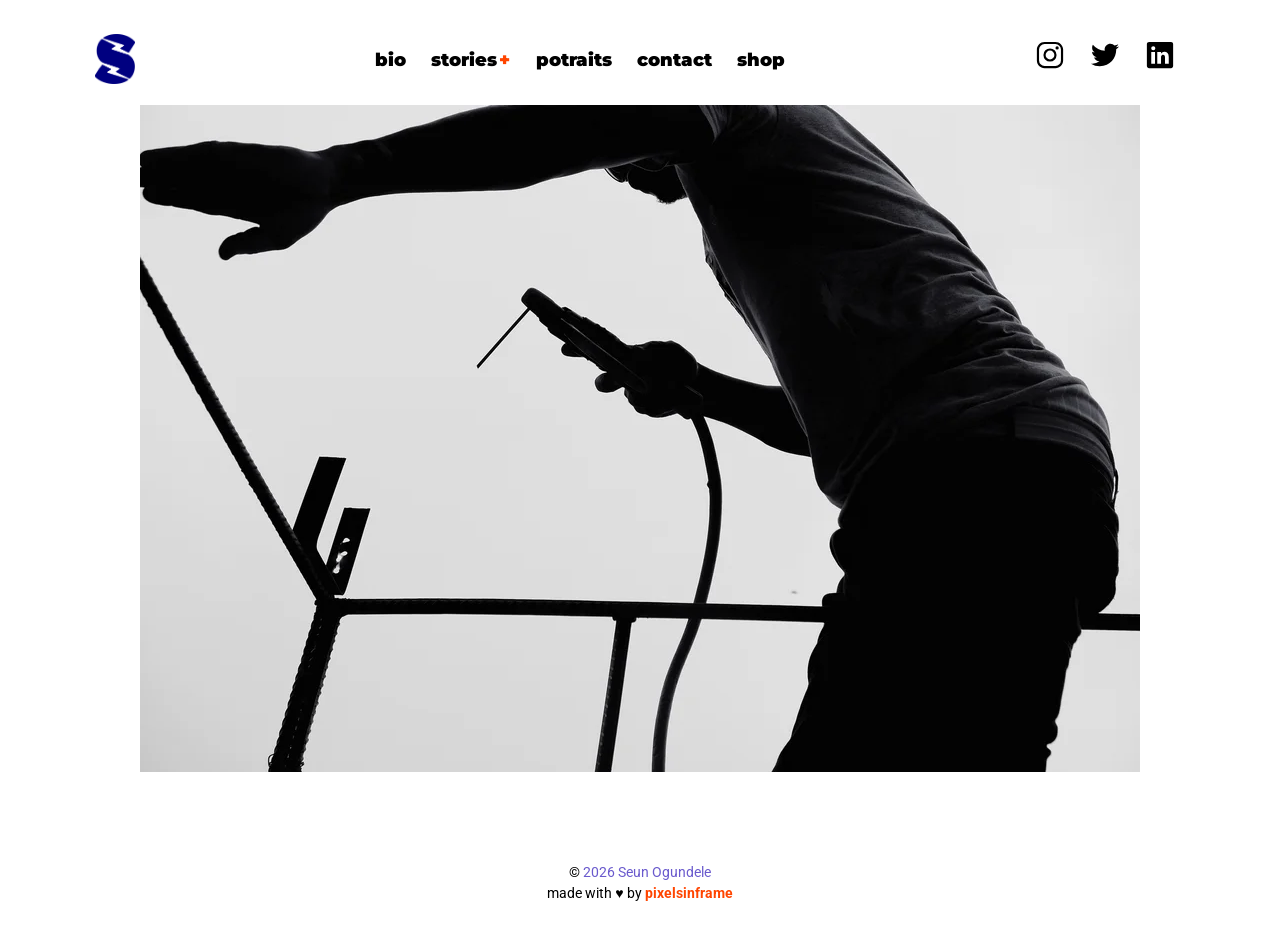
<file: index.html>
<!DOCTYPE html>
<html lang="en">

<head>
    <meta charset="UTF-8">
    <meta http-equiv="X-UA-Compatible" content="IE=edge">
    <meta name="viewport" content="width=device-width, initial-scale=1.0">
    <title> Seun O Ogundele | Visual Storyteller </title>
    <link rel="icon"  type="image/png" href="assets/icon.png">


    <meta name="robots" content="index, follow">
    <meta name="description"
        content=" Seun Ogundele is a visual storyteller, capturing the world through people, culture and everyday life as it exists. He captures beautiful moments and details">
    <meta name="keywords"
        content="photograph,photographer,headshot,portrait,stock photos,photo studio,portrait photography,photo printing,family photos, couple photos,wedding photographer,family photos,documentary, news">

    <!-- Open Graph Meta Tags -->

    <meta property="og:type" content="article" />
    <meta property="og:title" content="Seun Ogundele | Visual Storyteller">
    <meta property="og:description"
        content=" I am a visual storyteller and front-end developer who likes to tells stories from my perspective with connection to where and how I grew up. My work provides documentation of culture and captures the world as it exists.">
    <meta property="og:url" content="https://postcardwithnotes.com/" />
    <meta property="og:image" content="assets/ogimage.png" />


    <!-- Twitter Card -->

    <meta name="twitter:card" content="summary_large_image" />
    <meta name="twitter:site" content="@scriptsandtags" />
    <meta name="twitter:title" content="Seun Ogundele | Visual Storyteller & Front-end Developer">
    <meta name="twitter:description" content=" Seun Ogundele | Visual Storyteller based in Johannesburg, South Africa">
    <meta name="twitter:image" content="assets/ogimage.png" />



    <!-- Links -->

    <link rel="stylesheet" href="./css/style.css">
    <link rel="stylesheet" href="./css/mobile.css">

    <!-- Global site tag (gtag.js) - Google Analytics -->
    <script async src="https://www.googletagmanager.com/gtag/js?id=G-LSQ5S34PWL"></script>
    <script>
        window.dataLayer = window.dataLayer || [];
        function gtag() { dataLayer.push(arguments); }
        gtag('js', new Date());

        gtag('config', 'G-LSQ5S34PWL');
    </script>

    <!-- Google Tag Manager -->
</head>

<body>
    <!-- Back to top button -->

    <button onclick="topFunction()" class="backToTopBtn" id="myBtn" title="Back to Top">Top</button>

    <header>

        <nav class="navbar">

            <div class="container-icon">
                <a href="/"> <img class="icon" src="assets/icon.png" alt="company icon"> </a>
            </div>

            <ul class='nav-list'>

                <li class='list-item'> <a href='bio'> bio </a> </li>
                <li class='list-item stories'> <a href='stories'>stories<span class="stories-span">+<span><a> </li>
                <li class='list-item'> <a href='potraits'>potraits </a> </li>
                <li class='list-item'> <a href='contact'>contact </a> </li>
                <li class='list-item'> <a href='shop'>shop </a> </li>
            
            </ul>

            <div class="menu">
                <div class="menu-line1"></div>
                <div class="menu-line2"></div>
                <div class="menu-line3"></div>
            </div>

            <ul class='extra'>

                <li class='list-item extra'>
                    <a rel='noreferrer noopener' target='_blank' href='https://www.instagram.com/noonecankeepup/'>
                        <img class="extra-icon-image" src="assets/logo-instagram.svg" alt='extra-icon-image' />
                    </a>
                </li>
                <li class='list-item extra'>
                    <a rel='noreferrer noopener' target='_blank' href='https://www.twitter.com/scriptsandtags'>
                        <img class="extra-icon-image" src="assets/logo-twitter.svg" alt='extra-icon-image' />
                    </a>
                </li>
                <li class='list-item extra'>
                    <a rel='noreferrer noopener' target='_blank' href='https://www.linkedin.com/in/seunogundele/'>
                        <img class="extra-icon-image" src="assets/logo-linkedin.svg" alt='extra-icon-image' />
                    </a>
                </li>

            </ul>

        </nav>

    </header>

    <main class="landing-page-container">

        <div class="landing-page-laptop">
            <img class="slider-image" name="slide" />
        </div>

        <div class="landing-page-mobile">
            <a href="stories"><img src="assets/mobile-homepage.webp" alt="homepage-image-mobile"></a>
        </div>


    </main>

    <!-- Footer -->

    <footer class="footer-container">
    
        <div class="footerDiv">
    
            <p> &copy; <span class="year"></span>
                <a class="copyright" href="bio">Seun Ogundele</a>
            </p>
    
            <p>made with &#9829; by
                <a class="designerp" href="https://www.pixelsinframe.com" rel="noopener" target="blank" aria-hidden="true">
                    <span> pixelsinframe </span>
                </a>
            </p>
    
        </div>
    
    </footer>

    <!-- End of Footer -->

    <script src="scripts/scripts.js"></script>
    <script src="scripts/homepage.js"></script>

</body>

</html>
</file>
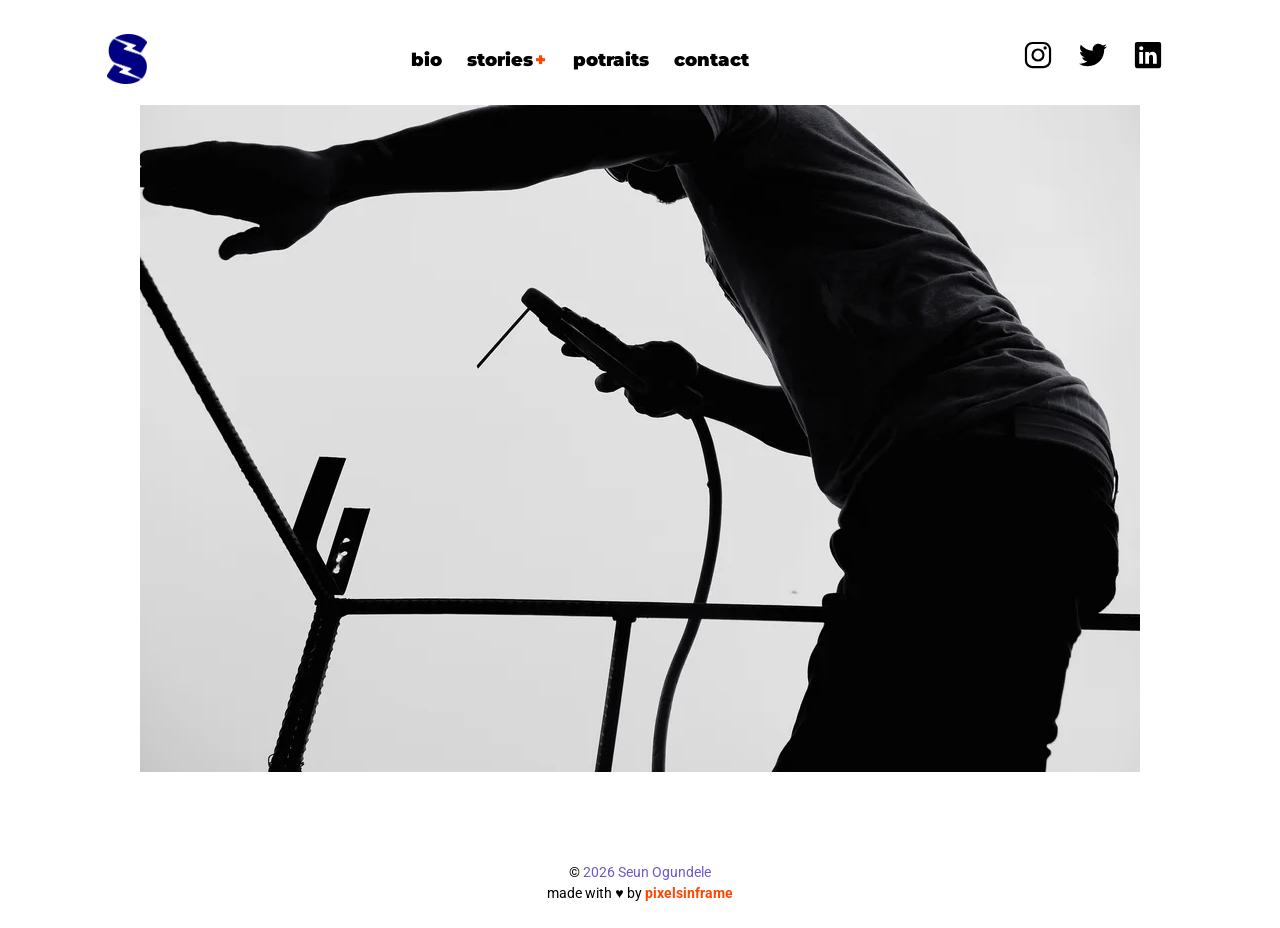
<file: alternate.html>
<!DOCTYPE html>
<html lang="en">

<head>
    <meta charset="UTF-8">
    <meta http-equiv="X-UA-Compatible" content="IE=edge">
    <meta name="viewport" content="width=device-width, initial-scale=1.0">
    <title> Seun O Ogundele | Visual Storyteller </title>
    <link rel="icon" type="image/png" href="assets/icon.png">


    <meta name="robots" content="index, follow">
    <meta name="description"
        content=" Seun Ogundele is a visual storyteller, capturing the world through people, culture and everyday life as it exists. He captures beautiful moments and details">
    <meta name="keywords"
        content="photograph,photographer,headshot,portrait,stock photos,photo studio,portrait photography,photo printing,family photos, couple photos,wedding photographer,family photos,documentary, news">

    <!-- Open Graph Meta Tags -->

    <meta property="og:type" content="article" />
    <meta property="og:title" content="Seun Ogundele | Visual Storyteller">
    <meta property="og:description"
        content=" I am a visual storyteller and front-end developer who likes to tells stories from my perspective with connection to where and how I grew up. My work provides documentation of culture and captures the world as it exists.">
    <meta property="og:url" content="https://postcardwithnotes.com/" />
    <meta property="og:image" content="assets/ogimage.png" />


    <!-- Twitter Card -->

    <meta name="twitter:card" content="summary_large_image" />
    <meta name="twitter:site" content="@scriptsandtags" />
    <meta name="twitter:title" content="Seun Ogundele | Visual Storyteller & Front-end Developer">
    <meta name="twitter:description" content=" Seun Ogundele | Visual Storyteller based in Johannesburg, South Africa">
    <meta name="twitter:image" content="assets/ogimage.png" />



    <!-- Links -->

    <link rel="stylesheet" href="./css/style.css">
    <link rel="stylesheet" href="./css/mobile.css">

    <!-- Global site tag (gtag.js) - Google Analytics -->
    <script async src="https://www.googletagmanager.com/gtag/js?id=G-LSQ5S34PWL"></script>
    <script>
        window.dataLayer = window.dataLayer || [];
        function gtag() { dataLayer.push(arguments); }
        gtag('js', new Date());

        gtag('config', 'G-LSQ5S34PWL');
    </script>

    <!-- Google Tag Manager -->
</head>

<body>
    <!-- Back to top button -->

    <button onclick="topFunction()" class="backToTopBtn" id="myBtn" title="Back to Top">Top</button>

    <header>

        <nav class="navbar">

            <div class="container-icon">
                <a href="/"> <img class="icon" src="assets/icon.png" alt="company icon"> </a>
            </div>

            <ul class='nav-list'>

                <li class='list-item'> <a href='bio'> bio </a> </li>
                <li class='list-item stories'> <a href='stories'>stories<span class="stories-span">+<span><a> </li>
                <li class='list-item'> <a href='potraits'>potraits </a> </li>

                <li class='list-item'> <a href='contact'>contact </a> </li>



            </ul>

            <div class="menu">
                <div class="menu-line1"></div>
                <div class="menu-line2"></div>
                <div class="menu-line3"></div>
            </div>

            <ul class='extra'>

                <li class='list-item extra'>
                    <a rel='noreferrer noopener' target='_blank' href='https://www.instagram.com/noonecankeepup/'>
                        <img class="extra-icon-image" src="assets/logo-instagram.svg" alt='extra-icon-image' />
                    </a>
                </li>
                <li class='list-item extra'>
                    <a rel='noreferrer noopener' target='_blank' href='https://www.twitter.com/scriptsandtags'>
                        <img class="extra-icon-image" src="assets/logo-twitter.svg" alt='extra-icon-image' />
                    </a>
                </li>
                <li class='list-item extra'>
                    <a rel='noreferrer noopener' target='_blank' href='https://www.linkedin.com/in/seunogundele/'>
                        <img class="extra-icon-image" src="assets/logo-linkedin.svg" alt='extra-icon-image' />
                    </a>
                </li>

            </ul>

        </nav>

    </header>

    <main class="landing-page-container">

        <div class="landing-page-laptop">
            <img class="slider-image" name="slide" />
        </div>

        <div class="landing-page-mobile">
           <img src="assets/mobile-homepage.webp" alt="homepage-image-mobile">
        </div>


    </main>

    <!-- Footer -->

    <footer class="footer-container">

        <div class="footerDiv">

            <p> &copy; <span class="year"></span>
                <a class="copyright" href="bio">Seun Ogundele</a>
            </p>

            <p>made with &#9829; by
                <a class="designerp" href="https://www.pixelsinframe.com" rel="noopener" target="blank"
                    aria-hidden="true">
                    <span> pixelsinframe </span>
                </a>
            </p>

        </div>

    </footer>

    <!-- End of Footer -->

    <script src="scripts/scripts.js"></script>
    <script src="scripts/homepage.js"></script>

</body>

</html>
</file>
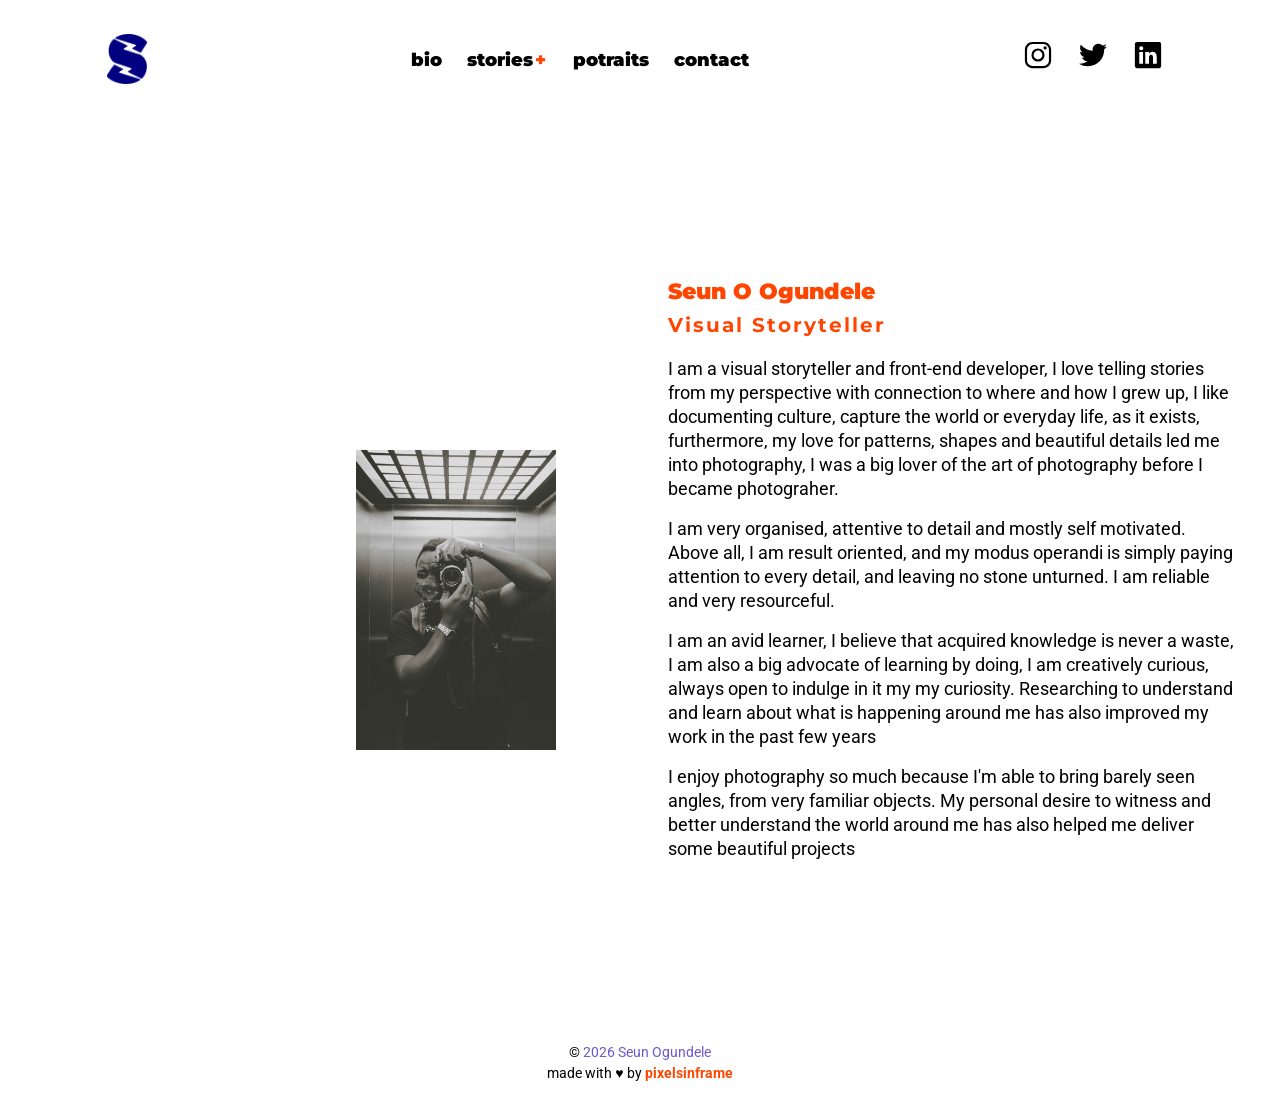
<file: bio.html>
<!DOCTYPE html>
<html lang="en">

<head>
    <meta charset="UTF-8">
    <meta http-equiv="X-UA-Compatible" content="IE=edge">
    <meta name="viewport" content="width=device-width, initial-scale=1.0">
    <title> bio | Seun O Ogundele | Visual Storyteller </title>
    <link rel="icon" alt="company icon" type="image/png" href="assets/icon.png">


    <meta name="robots" content="index, follow">
    <meta name="description"
        content="My goal is to create visual stories, simple or complex, with impact, sharing my work on here and other platforms.">
    <meta name="keywords"
        content="photograph,photographer,headshot,portrait,stock photos,photo studio,portrait photography,photo printing,family photos, couple photos,wedding photographer,family photos,documentary, news">


    <!-- Open Graph Meta Tags -->

    <meta property="og:type" content="article" />
    <meta property="og:title" content="Seun Ogundele | Visual Storyteller">
    <meta property="og:description"
        content=" I am a visual storyteller and front-end developer who likes to tells stories from my perspective with connection to where and how I grew up. My work provides documentation of culture and captures the world as it exists.">
    <meta property="og:url" content="https://postcardwithnotes.com/" />
    <meta property="og:image" content="assets/ogimage.png" />


    <!-- Twitter Card -->

    <meta name="twitter:card" content="summary_large_image" />
    <meta name="twitter:site" content="@scriptsandtags" />
    <meta name="twitter:title" content="Seun Ogundele | Visual Storyteller">
    <meta name="twitter:description" content=" Seun Ogundele | Visual Storyteller based in Johannesburg, South Africa">
    <meta name="twitter:image" content="assets/ogimage.png" />




    <link rel="stylesheet" href="css/style.css">
    <link rel="stylesheet" href="css/mobile.css">
</head>

<body>
    <button class="backToTopBtn" id="myBtn" title="Back to Top">Top</button>
    <header>

        <nav class="navbar">

            <div class="container-icon">
                <a href="/"> <img class="icon" src="assets/icon.png" alt="company logo"> </a>
            </div>

            <ul class='nav-list'>

                <li class='list-item'> <a href='bio'> bio </a> </li>
                <li class='list-item'> <a href='stories'>stories<span class="stories-span">+<span><a> </li>
                <li class='list-item'> <a href='potraits'>potraits </a> </li>
                <li class='list-item'> <a href='contact'>contact </a> </li>

            </ul>

            <div class="menu">
                <div class="menu-line1"></div>
                <div class="menu-line2"></div>
                <div class="menu-line3"></div>
            </div>

            <ul class='extra'>

                <li class='list-item extra'>
                    <a rel='noreferrer noopener' target='_blank' href='https://www.instagram.com/noonecankeepup/'>
                        <img class="extra-icon-image" src="assets/logo-instagram.svg" alt='extra-icon-image' />
                    </a>
                </li>
                <li class='list-item extra'>
                    <a rel='noreferrer noopener' target='_blank' href='https://www.twitter.com/scriptsandtags'>
                        <img class="extra-icon-image" src="assets/logo-twitter.svg" alt='extra-icon-image' />
                    </a>
                </li>
                <li class='list-item extra'>
                    <a rel='noreferrer noopener' target='_blank' href='https://www.linkedin.com/in/seunogundele/'>
                        <img class="extra-icon-image" src="assets/logo-linkedin.svg" alt='extra-icon-image' />
                    </a>
                </li>

            </ul>

        </nav>

    </header>

    <div class="about-container">



        <div class='about-page'>

            <aside>
                <img class="bio-image-mobile" src="assets/about.webp" alt="seun ogundele holding a camera">
            </aside>

            <aside>
                <img class="bio-image-laptop" src="assets/about.webp" alt="seun ogundele holding a camera">
            </aside>

            <section class="biography-section">


                <h1 class="about-me-title">Seun O Ogundele <br> <span>Visual Storyteller</span> </h1>

                <p class='biography'>
                    I am a visual storyteller and front-end developer, I love telling stories from my perspective with
                    connection to where and how I grew up, I like documenting culture, capture the world or everyday
                    life,
                    as it exists, furthermore, my love for patterns, shapes and beautiful details led me into
                    photography, I
                    was a big
                    lover of the art of photography before I became photograher.
                </p>

                <p class='biography gsap'>
                    I am very organised, attentive to detail and mostly self motivated. Above all, I am result oriented,
                    and my modus operandi is simply paying attention to every detail, and leaving no stone unturned. I
                    am reliable and very resourceful.
                </p>

                <p class='biography gsap'>
                    I am an avid learner, I believe that acquired knowledge is never a waste, I am also a big advocate
                    of learning by doing, I am creatively curious, always open to indulge in it my my curiosity.
                    Researching to understand and learn about what is happening around me has also improved my work in
                    the past few years
                </p>

                <p class='biography'>
                    I enjoy photography so much because I'm able to bring barely seen angles, from very familiar
                    objects. My personal desire to witness and better understand the world around me has also helped me
                    deliver some beautiful projects
                </p>


            </section>

        </div>

    </div>



    <!-- Footer -->

    <footer class="footer-container">

        <div class="footerDiv">

            <p> &copy; <span class="year"></span>
                <a class="copyright" href="bio">Seun Ogundele</a>
            </p>

            <p>made with &#9829; by
                <a class="designerp" href="https://www.pixelsinframe.com" rel="noopener" target="blank"
                    aria-hidden="true">
                    <span> pixelsinframe </span>
                </a>
            </p>

        </div>

    </footer>
    <!-- End of Footer -->

    <script src="./scripts/scripts.js"></script>
</body>

</html>
</file>
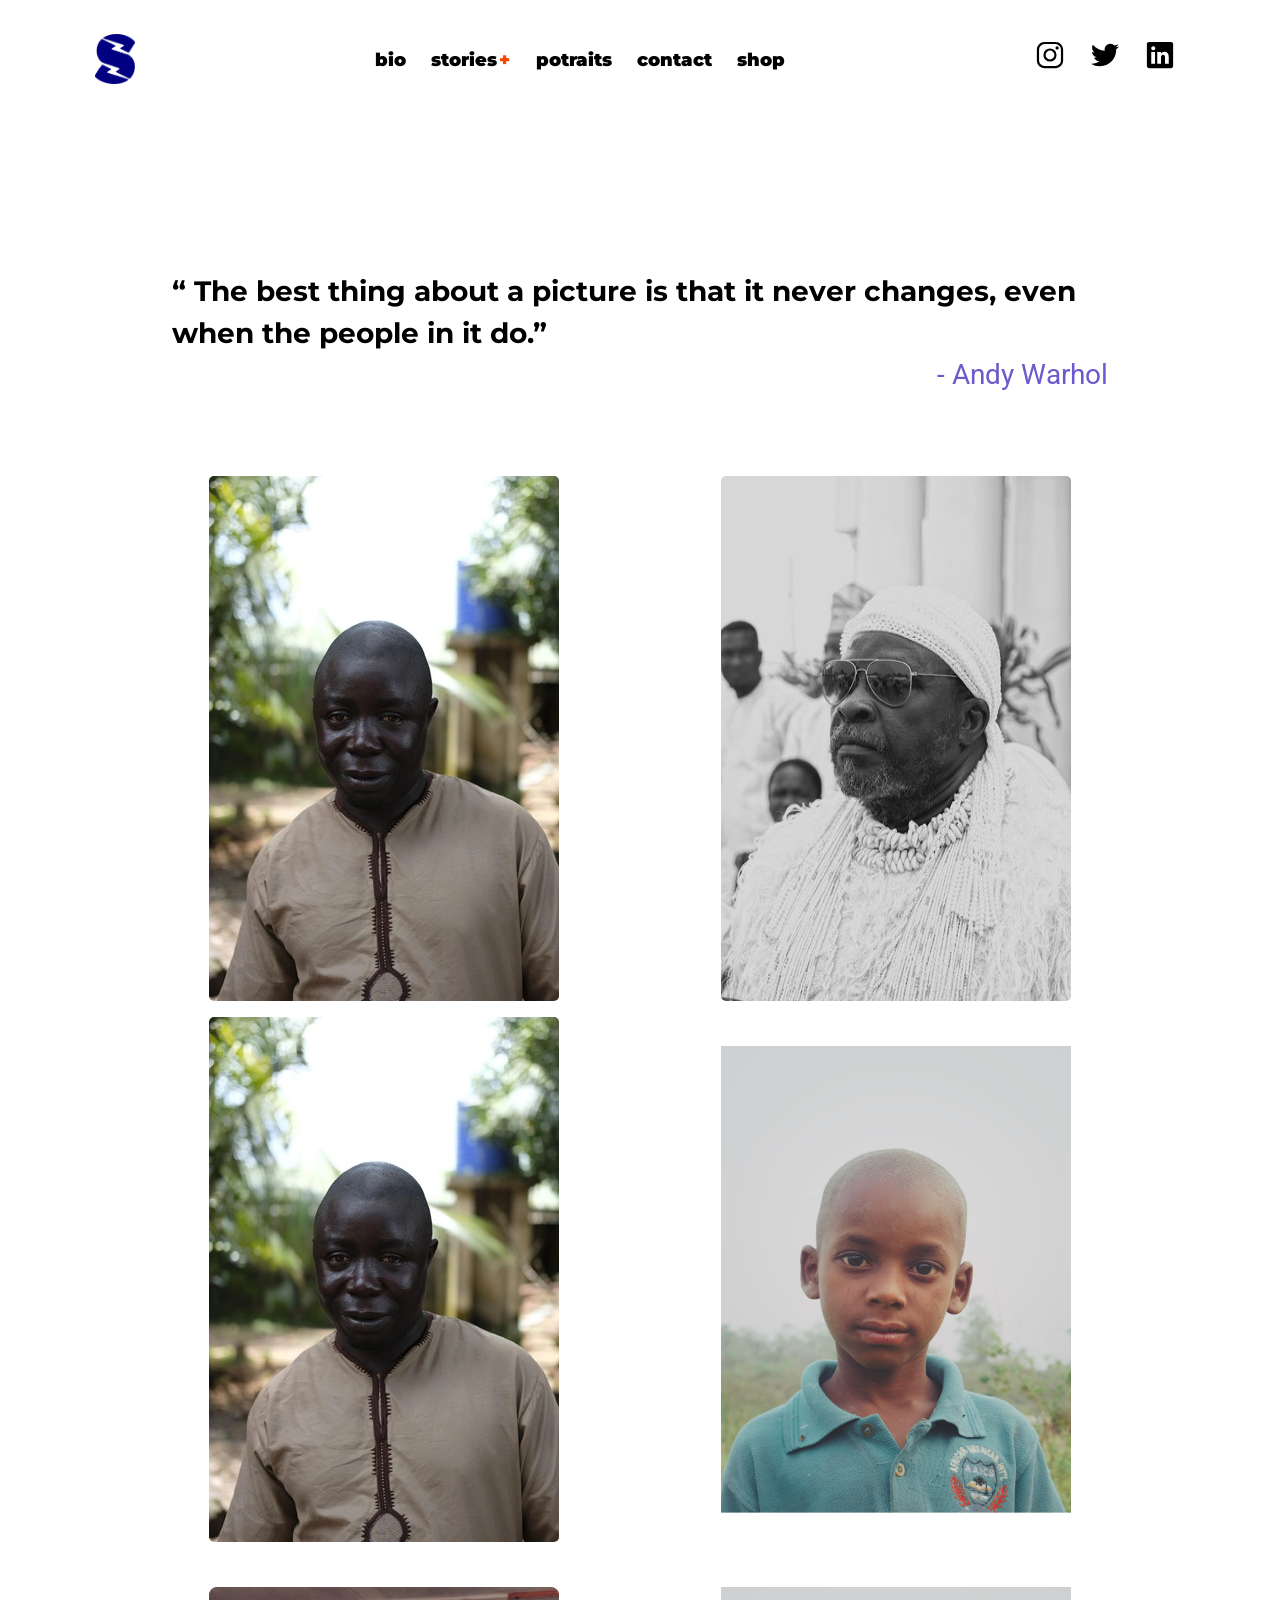
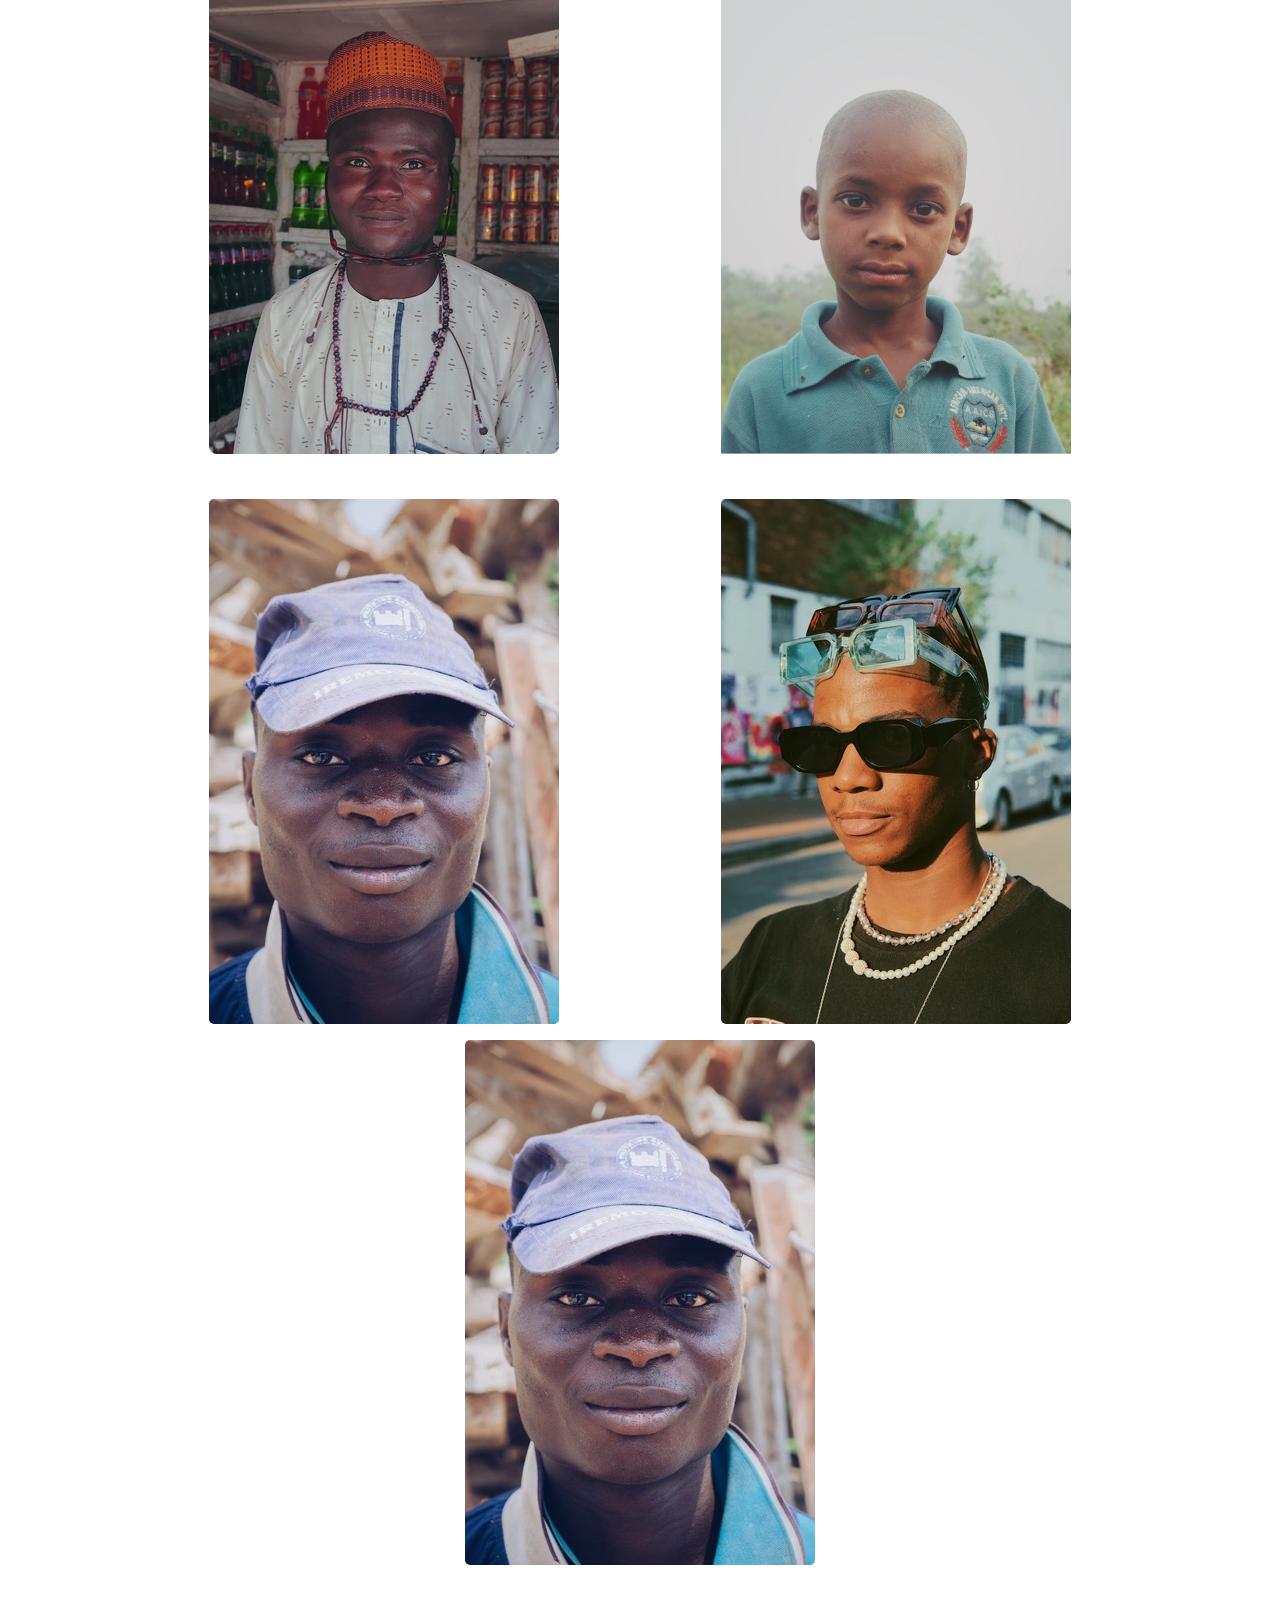
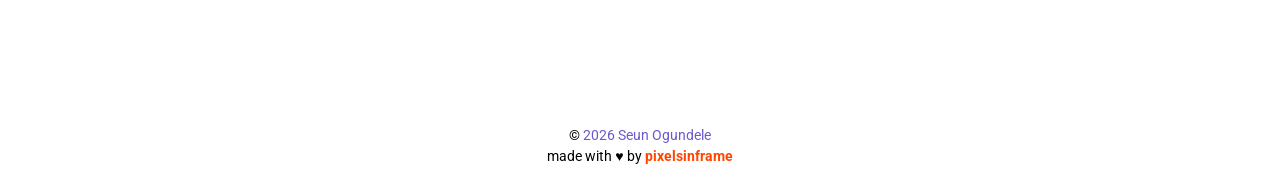
<file: potraits.html>
<!DOCTYPE html>
<html lang="en">

<head>
    <meta charset="UTF-8">
    <meta http-equiv="X-UA-Compatible" content="IE=edge">
    <meta name="viewport" content="width=device-width, initial-scale=1.0">
    <title> potraits | Seun O Ogundele | Visual Storyteller </title>
    <link rel="icon" type="image/png" href="assets/icon.png">

    <meta name="robots" content="index, follow">
    <meta name="description"
        content="I have a passion for visual storytelling and art through my pictures, I like to document everything around me.">
    <meta name="keywords"
        content="photograph,photographer,headshot,portrait,stock photos,photo studio,portrait photography,photo printing,family photos, couple photos,wedding photographer,family photos,documentary, news">


    <!-- Open Graph Meta Tags -->

    <meta property="og:type" content="article" />
    <meta property="og:title" content="Seun Ogundele | Visual Storyteller">
    <meta property="og:description"
        content=" I am a visual storyteller and front-end developer who likes to tells stories from my perspective with connection to where and how I grew up. My work provides documentation of culture and captures the world as it exists.">
    <meta property="og:url" content="https://postcardwithnotes.com/" />
    <meta property="og:image" content="assets/ogimage.png" />


    <!-- Twitter Card -->

    <meta name="twitter:card" content="summary_large_image" />
    <meta name="twitter:site" content="@scriptsandtags" />
    <meta name="twitter:title" content="Seun Ogundele | Visual Storyteller">
    <meta name="twitter:description" content=" Seun Ogundele | Visual Storyteller based in Johannesburg, South Africa">
    <meta name="twitter:image" content="assets/ogimage.png" />




    <!-- Links -->

    <link rel="stylesheet" href="css/style.css">
    <link rel="stylesheet" href="css/mobile.css">
</head>

<body>
    <button class="backToTopBtn" id="myBtn" title="Back to Top">Top</button>

    <header>

        <nav class="navbar">

            <div class="container-icon">
                <a href="/"> <img class="icon" src="assets/icon.png" alt="company icon"> </a>
            </div>

            <ul class='nav-list'>

                <li class='list-item'> <a href='bio'> bio </a> </li>
                <li class='list-item'> <a href='stories'>stories<span class="stories-span">+<span><a> </li>
                <li class='list-item'> <a href='potraits'>potraits </a> </li>
                <li class='list-item'> <a href='contact'>contact </a> </li>
                <li class='list-item'> <a href='shop'>shop </a> </li>

            </ul>

            <div class="menu">
                <div class="menu-line1"></div>
                <div class="menu-line2"></div>
                <div class="menu-line3"></div>
            </div>

            <ul class='extra'>

                <li class='list-item extra'>
                    <a rel='noreferrer noopener' target='_blank' href='https://www.instagram.com/noonecankeepup/'>
                        <img class="extra-icon-image" src="assets/logo-instagram.svg" alt='extra-icon-image' />
                    </a>
                </li>
                <li class='list-item extra'>
                    <a rel='noreferrer noopener' target='_blank' href='https://www.twitter.com/scriptsandtags'>
                        <img class="extra-icon-image" src="assets/logo-twitter.svg" alt='extra-icon-image' />
                    </a>
                </li>
                <li class='list-item extra'>
                    <a rel='noreferrer noopener' target='_blank' href='https://www.linkedin.com/in/seunogundele/'>
                        <img class="extra-icon-image" src="assets/logo-linkedin.svg" alt='extra-icon-image' />
                    </a>
                </li>

            </ul>

        </nav>

    </header>

    <main class="potrait-page-container">

        <section class="quote-container">
            <h1 class="quote-container-p">
                “ The best thing about a picture is that it never changes, even when the people in it do.” <br>
                <span class="quote-container-span"> - Andy Warhol</span>
            </h1>
        </section>

        <section class="potraits-images">


            <img class="potrait-image" src="./assets/potraits/1.webp" alt="Potrait photos">
            <img class="potrait-image" src="./assets/potraits/4.webp" alt="Potrait photos">
            <img class="potrait-image" src="./assets/potraits/1.webp" alt="Potrait photos">
            <img class="potrait-image" src="./assets/potraits/7.png" alt="Potrait photos">
            <img class="potrait-image" src="./assets/potraits/6.png" alt="Potrait photos">
            <img class="potrait-image" src="./assets/potraits/7.png" alt="Potrait photos">
            <img class="potrait-image" src="./assets/potraits/5.webp" alt="Potrait photos">
            <img class="potrait-image" src="./assets/potraits/2.webp" alt="Potrait photos">
            <img class="potrait-image" src="./assets/potraits/5.webp" alt="Potrait photos">


        </section>

    </main>

    <!-- Footer -->

    <footer class="footer-container">
    
        <div class="footerDiv">
    
            <p> &copy; <span class="year"></span>
                <a class="copyright" href="bio">Seun Ogundele</a>
            </p>
    
            <p>made with &#9829; by
                <a class="designerp" href="https://www.pixelsinframe.com" rel="noopener" target="blank" aria-hidden="true">
                    <span> pixelsinframe </span>
                </a>
            </p>
    
        </div>
    
    </footer>

    <!-- End of Footer -->

    <script src="scripts/scripts.js"></script>
</body>

</html>
</file>
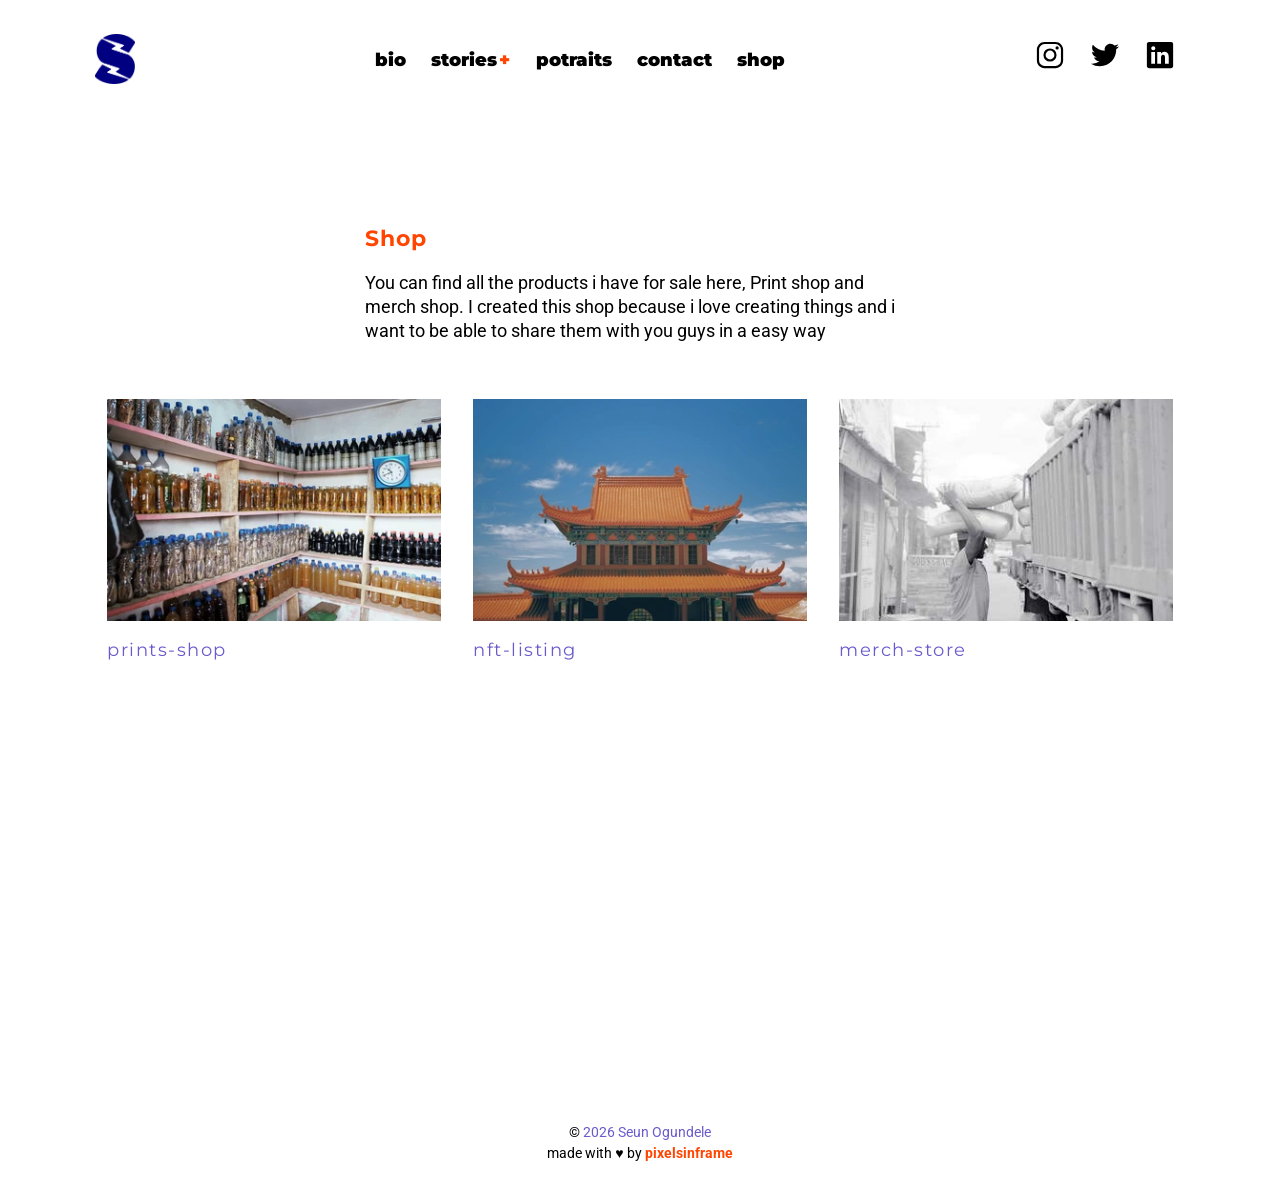
<file: shop.html>
<!DOCTYPE html>
<html lang="en">

<head>
    <meta charset="UTF-8">
    <meta http-equiv="X-UA-Compatible" content="IE=edge">
    <meta name="viewport" content="width=device-width, initial-scale=1.0">
    <title> shop | Seun O Ogundele | Visual Storyteller </title>
    <link rel="icon" type="image/png" href="assets/icon.png">


    <meta name="robots" content="index, follow">
    <meta name="description"
        content=" Seun Ogundele is a visual storyteller, capturing the world through people, culture and everyday life as it exists. He captures beautiful moments and details">
    <meta name="keywords"
        content="photograph,photographer,headshot,portrait,stock photos,photo studio,portrait photography,photo printing,family photos, couple photos,wedding photographer,family photos,documentary, news">

    <!-- Open Graph Meta Tags -->

    <meta property="og:type" content="article" />
    <meta property="og:title" content="Seun Ogundele | Visual Storyteller">
    <meta property="og:description"
        content=" I am a visual storyteller and front-end developer who likes to tells stories from my perspective with connection to where and how I grew up. My work provides documentation of culture and captures the world as it exists.">
    <meta property="og:url" content="https://postcardwithnotes.com/" />
    <meta property="og:image" content="assets/ogimage.png" />


    <!-- Twitter Card -->

    <meta name="twitter:card" content="summary_large_image" />
    <meta name="twitter:site" content="@scriptsandtags" />
    <meta name="twitter:title" content="Seun Ogundele | Visual Storyteller & Front-end Developer">
    <meta name="twitter:description" content=" Seun Ogundele | Visual Storyteller based in Johannesburg, South Africa">
    <meta name="twitter:image" content="assets/ogimage.png" />



    <!-- Links -->

    <link rel="stylesheet" href="./css/style.css">
    <link rel="stylesheet" href="./css/mobile.css">

    <!-- Global site tag (gtag.js) - Google Analytics -->
    <script async src="https://www.googletagmanager.com/gtag/js?id=G-LSQ5S34PWL"></script>
    <script>
        window.dataLayer = window.dataLayer || [];
        function gtag() { dataLayer.push(arguments); }
        gtag('js', new Date());

        gtag('config', 'G-LSQ5S34PWL');
    </script>

    <!-- Google Tag Manager -->
</head>

<body>
    <!-- Back to top button -->

    <button onclick="topFunction()" class="backToTopBtn" id="myBtn" title="Back to Top">Top</button>

    <header>

        <nav class="navbar">

            <div class="container-icon">
                <a href="/"> <img class="icon" src="assets/icon.png" alt="company icon"> </a>
            </div>

            <ul class='nav-list'>

                <li class='list-item'> <a href='bio'> bio </a> </li>
                <li class='list-item stories'> <a href='stories'>stories<span class="stories-span">+<span><a> </li>
                <li class='list-item'> <a href='potraits'>potraits </a> </li>

                <li class='list-item'> <a href='contact'>contact </a> </li>
                <li class='list-item'> <a href='shop'>shop </a> </li>



            </ul>

            <div class="menu">
                <div class="menu-line1"></div>
                <div class="menu-line2"></div>
                <div class="menu-line3"></div>
            </div>

            <ul class='extra'>

                <li class='list-item extra'>
                    <a rel='noreferrer noopener' target='_blank' href='https://www.instagram.com/noonecankeepup/'>
                        <img class="extra-icon-image" src="assets/logo-instagram.svg" alt='extra-icon-image' />
                    </a>
                </li>
                <li class='list-item extra'>
                    <a rel='noreferrer noopener' target='_blank' href='https://www.twitter.com/scriptsandtags'>
                        <img class="extra-icon-image" src="assets/logo-twitter.svg" alt='extra-icon-image' />
                    </a>
                </li>
                <li class='list-item extra'>
                    <a rel='noreferrer noopener' target='_blank' href='https://www.linkedin.com/in/seunogundele/'>
                        <img class="extra-icon-image" src="assets/logo-linkedin.svg" alt='extra-icon-image' />
                    </a>
                </li>

            </ul>

        </nav>

    </header>

    <main>
        <div class="project-page-container">

            <article class="article-project-page">
                <h1 class="project-page-intro-title">Shop</h1>
                <p class="project-page-intro-paragraph">
                    You can find all the products i have for sale here, Print shop and merch shop. I created this shop because i love creating things and i want to be able to share them with you guys in a easy way
                </p>
            </article>

            <div class="card-container">

                <div class="card">
                    <a href="shop/printshop">
                        <img class="card-image" src="assets/agbo-jedi/mobile/1.webp" alt="projects-image">
                    </a>
                    <a class="card-description" href="shop/printshop">
                        <p class="project-title">prints-shop</p>
                    </a>
                </div>

                <div class="card">
                    <a href="shop/nft">
                        <img class="card-image" src="assets/temple/mobile/1.webp" alt="projects-image">
                    </a>
                    <a class="card-description" href="shop/nft">
                        <p class="project-title">nft-listing</p>
                    </a>
                </div>

                <div class="card">
                    <a href="shop/merch">
                        <img class="card-image" src="assets/giveusthisday/mobile/1.webp" alt="projects-image">
                    </a>
                    <a class="card-description" href="shop/merch">
                        <p class="project-title">merch-store</p>
                    </a>
                </div>




            </div>

        </div>

    </main>

    <footer class="footer-container">

        <div class="footerDiv">

            <p> &copy; <span class="year"></span>
                <a class="copyright" href="bio">Seun Ogundele</a>
            </p>

            <p>made with &#9829; by
                <a class="designerp" href="https://www.pixelsinframe.com" rel="noopener" target="blank"
                    aria-hidden="true">
                    <span> pixelsinframe </span>
                </a>
            </p>

        </div>

    </footer>

    <!-- End of Footer -->

    <script src="scripts/scripts.js"></script>

</body>

</html>
</file>
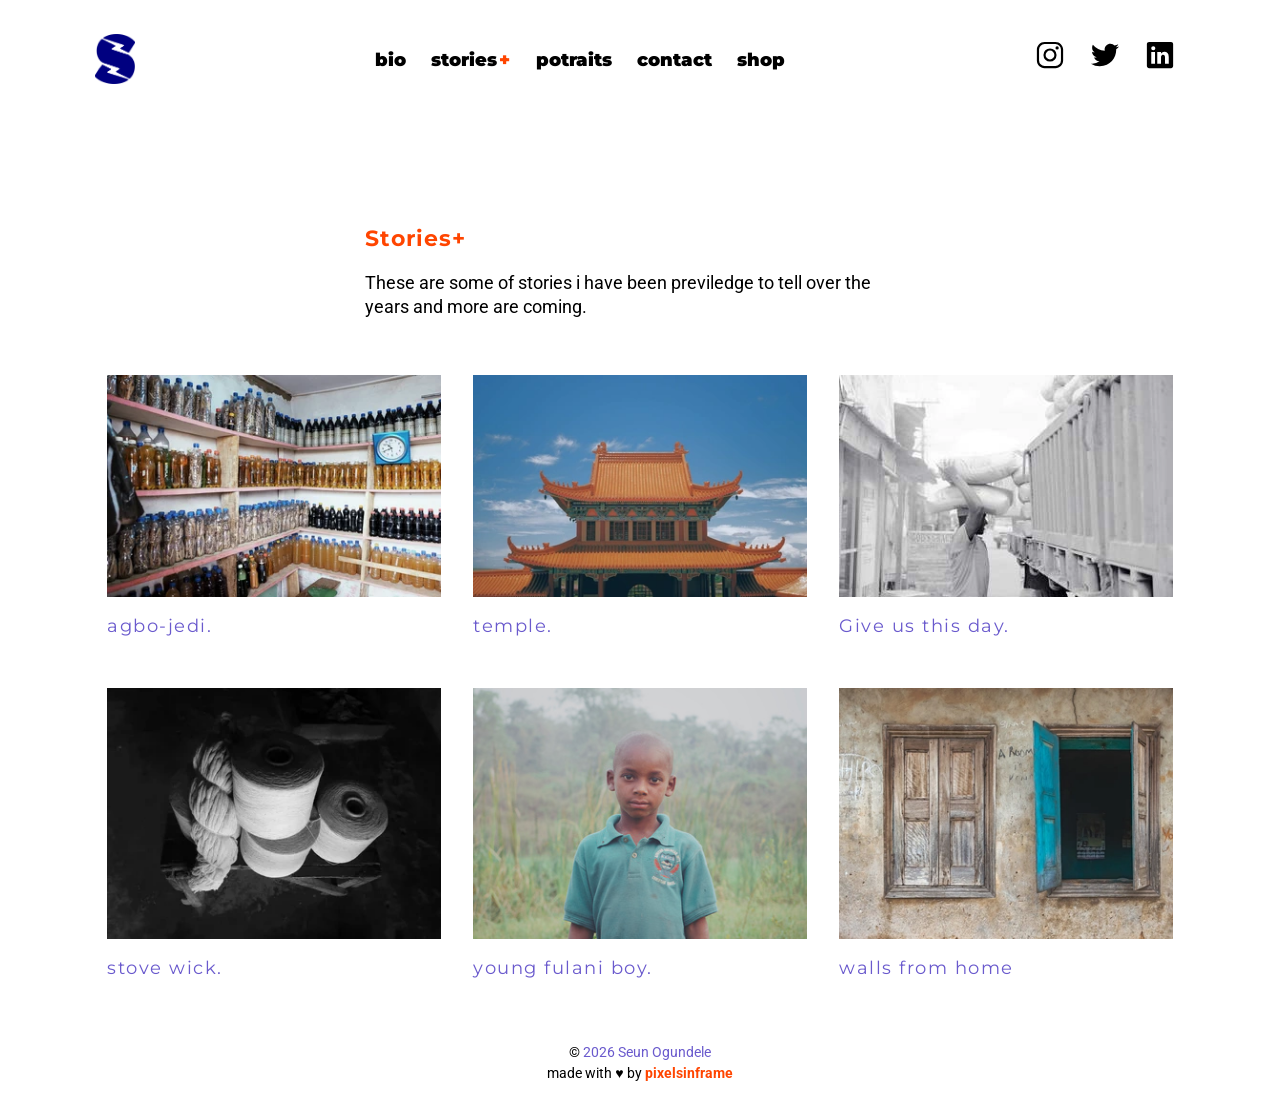
<file: stories.html>
<!DOCTYPE html>
<html lang="en">

<head>
    <meta charset="UTF-8">
    <meta http-equiv="X-UA-Compatible" content="IE=edge">
    <meta name="viewport" content="width=device-width, initial-scale=1.0">
    <title> stories+ | Seun O Ogundele | Visual Storyteller</title>
    <link rel="icon" type="image/png" href="assets/icon.png">


    <meta name="robots" content="index, follow">
    <meta name="description"
        content="I use photography as a form of language to tell compelling stories that connect people with places. Welcome to my storytelling">
    <meta name="keywords"
        content="photograph,photographer,headshot,portrait,stock photos,photo studio,portrait photography,photo printing,family photos, couple photos,wedding photographer,family photos,documentary, news">


    <!-- Open Graph Meta Tags -->

    <meta property="og:type" content="article" />
    <meta property="og:title" content="Seun Ogundele | Visual Storyteller">
    <meta property="og:description"
        content=" I am a visual storyteller and front-end developer who likes to tells stories from my perspective with connection to where and how I grew up. My work provides documentation of culture and captures the world as it exists.">
    <meta property="og:url" content="https://postcardwithnotes.com/" />
    <meta property="og:image" content="assets/ogimage.png" />


    <!-- Twitter Card -->

    <meta name="twitter:card" content="summary_large_image" />
    <meta name="twitter:site" content="@scriptsandtags" />
    <meta name="twitter:title" content="Seun Ogundele | Visual Storyteller">
    <meta name="twitter:description" content=" Seun Ogundele | Visual Storyteller based in Johannesburg, South Africa">
    <meta name="twitter:image" content="assets/ogimage.png" />



    <!-- Links -->

    <link rel="stylesheet" href="css/style.css">
    <link rel="stylesheet" href="css/mobile.css">
</head>

<body>

    <button class="backToTopBtn" id="myBtn" title="Back to Top">Top</button>

    <!-- Navbar -->
    <header>

        <nav class="navbar">

            <div class="container-icon">
                <a href="/"> <img class="icon" src="assets/icon.png" alt="company icon"> </a>
            </div>

            <ul class='nav-list'>

                <li class='list-item'> <a href='bio'> bio </a> </li>
                <li class='list-item'> <a href='stories'>stories<span class="stories-span">+<span><a> </li>
                <li class='list-item'> <a href='potraits'>potraits </a> </li>
                <li class='list-item'> <a href='contact'>contact </a> </li>
                <li class='list-item'> <a href='shop'>shop </a> </li>

            </ul>

            <div class="menu">
                <div class="menu-line1"></div>
                <div class="menu-line2"></div>
                <div class="menu-line3"></div>
            </div>

            <ul class='extra'>

                <li class='list-item extra'>
                    <a rel='noreferrer noopener' target='_blank' href='https://www.instagram.com/noonecankeepup/'>
                        <img class="extra-icon-image" src="assets/logo-instagram.svg" alt='extra-icon-image' />
                    </a>
                </li>
                <li class='list-item extra'>
                    <a rel='noreferrer noopener' target='_blank' href='https://www.twitter.com/scriptsandtags'>
                        <img class="extra-icon-image" src="assets/logo-twitter.svg" alt='extra-icon-image' />
                    </a>
                </li>
                <li class='list-item extra'>
                    <a rel='noreferrer noopener' target='_blank' href='https://www.linkedin.com/in/seunogundele/'>
                        <img class="extra-icon-image" src="assets/logo-linkedin.svg" alt='extra-icon-image' />
                    </a>
                </li>

            </ul>

        </nav>

    </header>

    <div class="project-page-container">

        <article class="article-project-page">
            <h1 class="project-page-intro-title">Stories+</h1>
            <p class="project-page-intro-paragraph">These are some of stories i have been previledge to tell over the
                years and more are coming. </p>
        </article>

        <div class="card-container">

            <div class="card">
                <a href="stories/agbo-jedi">
                    <img class="card-image" src="assets/agbo-jedi/mobile/1.webp" alt="projects-image">
                </a>
                <a class="card-description" href="stories/agbo-jedi">
                    <p class="project-title">agbo-jedi.</p>
                </a>
            </div>

            <div class="card">
                <a href="stories/temple">
                    <img class="card-image" src="assets/temple/mobile/1.webp" alt="projects-image">
                </a>
                <a class="card-description" href="stories/temple">
                    <p class="project-title">temple.</p>
                </a>
            </div>

            <div class="card">
                <a href="stories/giveusthisday">
                    <img class="card-image" src="assets/giveusthisday/mobile/1.webp" alt="projects-image">
                </a>
                <a class="card-description" href="stories/giveusthisday">
                    <p class="project-title">Give us this day.</p>
                </a>
            </div>

            <div class="card">
                <a href="stories/wick">
                    <img class="card-image" src="assets/wick/mobile/1.webp" alt="projects-image">
                </a>
                <a class="card-description" href="stories/wick">
                    <p class="project-title">stove wick.</p>
                </a>
            </div>

            <div class="card">
                <a href="stories/youngfulaniboy">
                    <img class="card-image" src="assets/yfb/mobile/yfb1.jpg" alt="projects-image">
                </a>
                <a class="card-description" href="stories/youngfulaniboy">
                    <p class="project-title">young fulani boy.</p>
                </a>
            </div>

            <div class="card">
                <a href="stories/wallsfromhome">
                    <img class="card-image" src="assets/wallsfromhome/stories+.webp" alt="projects-image">
                </a>
                <a class="card-description" href="stories/youngfulaniboy">
                    <p class="project-title">walls from home</p>
                </a>
            </div>


        </div>

    </div>

    <!-- End of Project-->

    <!-- Footer -->

    <footer class="footer-container">

        <div class="footerDiv">

            <p> &copy; <span class="year"></span>
                <a class="copyright" href="bio">Seun Ogundele</a>
            </p>

            <p>made with &#9829; by
                <a class="designerp" href="https://www.pixelsinframe.com" rel="noopener" target="blank"
                    aria-hidden="true">
                    <span> pixelsinframe </span>
                </a>
            </p>

        </div>

    </footer>

    <!-- End of Footer -->

    <script src="scripts/scripts.js"></script>

</body>

</html>
</file>
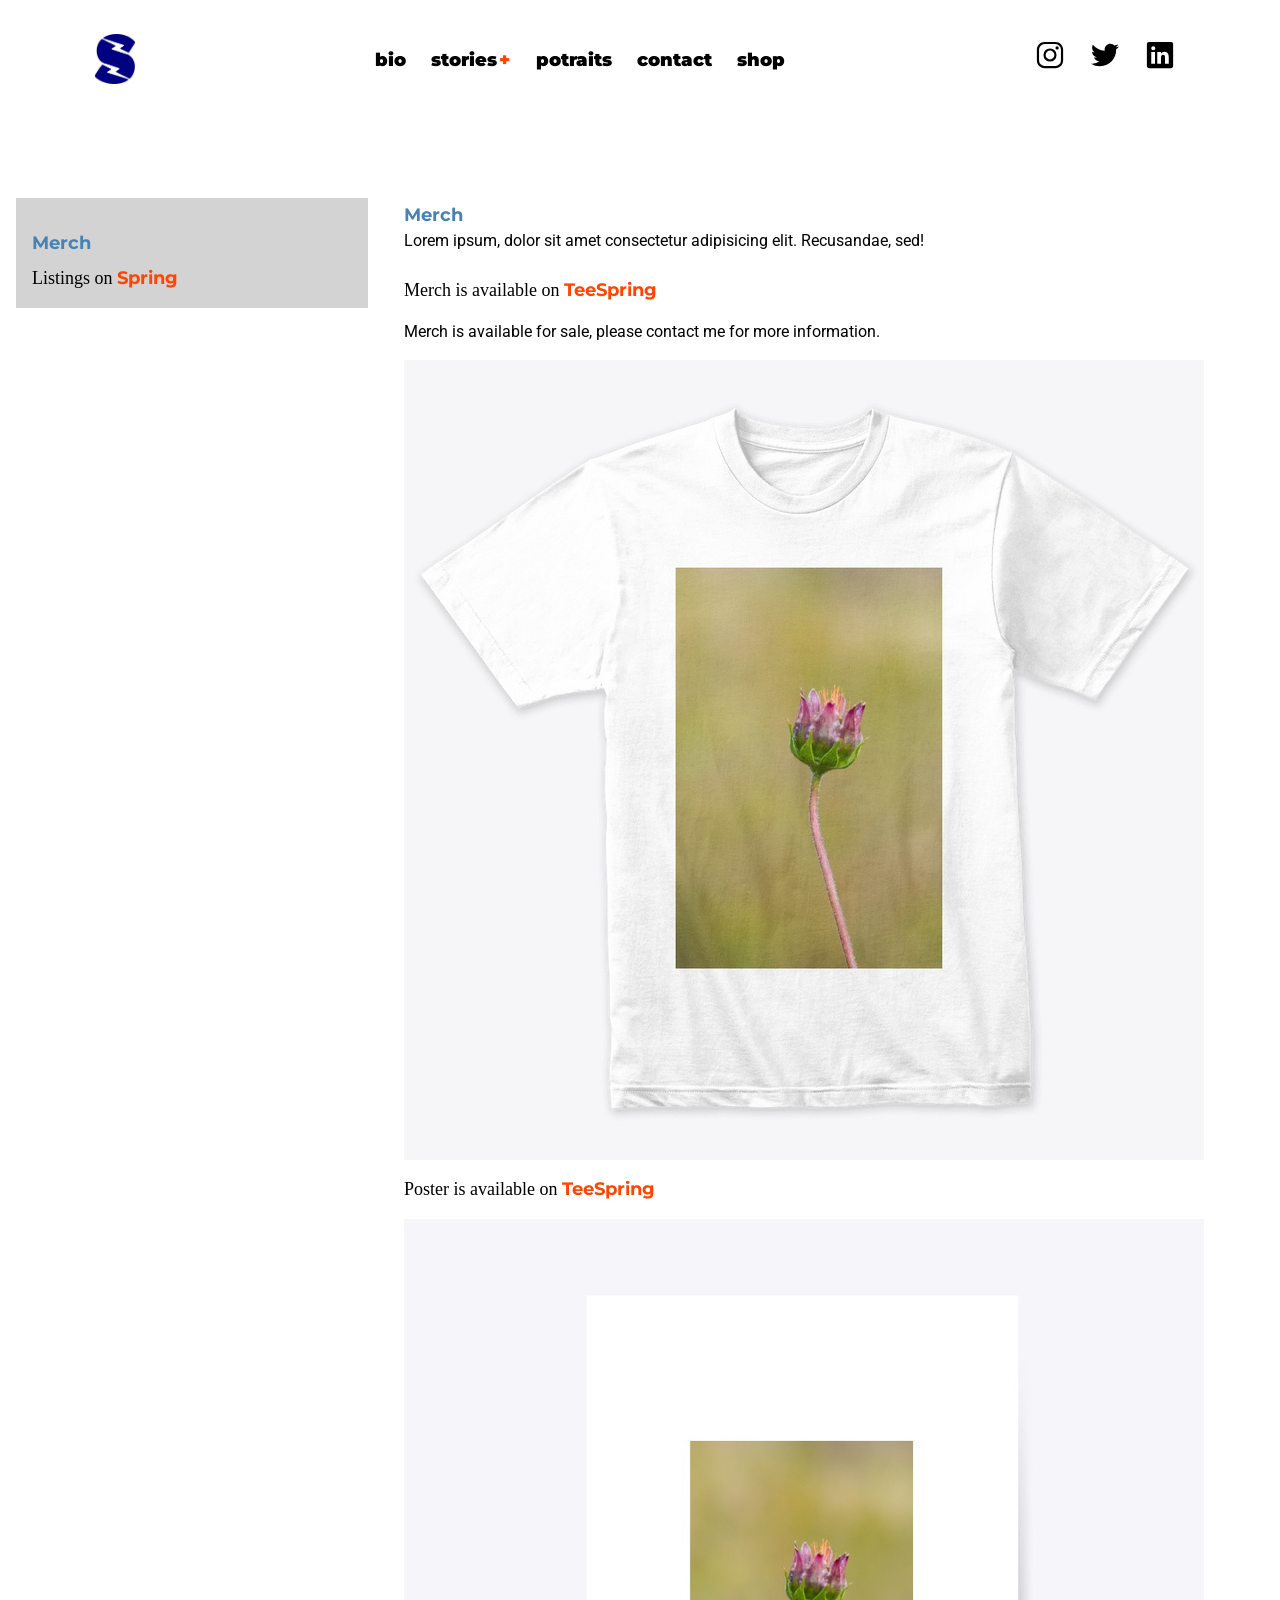
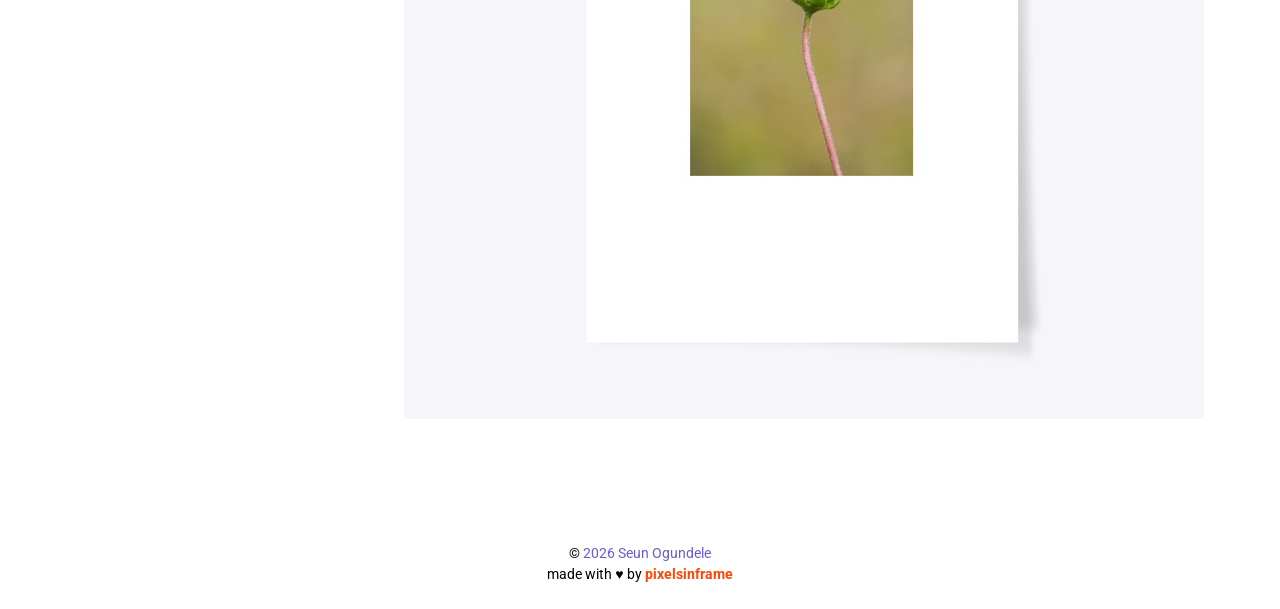
<file: shop/merch.html>
<!DOCTYPE html>
<html lang="en">

<head>
    <meta charset="UTF-8">
    <meta http-equiv="X-UA-Compatible" content="IE=edge">
    <meta name="viewport" content="width=device-width, initial-scale=1.0">
    <title> merch | Seun O Ogundele | Visual Storyteller </title>
    <link rel="icon" type="image/png" href="../assets/icon.png">

    <meta name="robots" content="index, follow">
    <meta name="description"
        content="Agbo Jedi for backpain and many other ailments, Story of a woman trying to change the way we see local herbs.">
    <meta name="keywords"
        content="photograph,photographer,headshot,portrait,stock photos,photo studio,portrait photography,photo printing,family photos, couple photos,wedding photographer,family photos,documentary, news">


    <!-- Open Graph Meta Tags -->

    <meta property="og:type" content="article" />
    <meta property="og:title" content="Seun Ogundele | Visual Storyteller">
    <meta property="og:description"
        content=" I am a visual storyteller and front-end developer who likes to tells stories from my perspective with connection to where and how I grew up. My work provides documentation of culture and captures the world as it exists.">
    <meta property="og:url" content="https://postcardwithnotes.com/" />
    <meta property="og:image" content="assets/ogimage.png" />


    <!-- Twitter Card -->

    <meta name="twitter:card" content="summary_large_image" />
    <meta name="twitter:site" content="@scriptsandtags" />
    <meta name="twitter:title" content="Seun Ogundele | Visual Storyteller">
    <meta name="twitter:description" content=" Seun Ogundele | Visual Storyteller based in Johannesburg, South Africa">
    <meta name="twitter:image" content="assets/ogimage.png" />




    <link rel="stylesheet" href="../css/style.css">
    <link rel="stylesheet" href="../css/mobile.css">
</head>

<body>
    <button class="backToTopBtn" id="myBtn" title="Back to Top">Top</button>

    <header>

        <nav class="navbar">

            <div class="container-icon">
                <a href="/"> <img class="icon" src="../assets/icon.png" alt="company icon"> </a>
            </div>

            <ul class='nav-list'>

                <li class='list-item'> <a href='../bio'> bio </a> </li>
                <li class='list-item'> <a href='../stories'>stories<span class="stories-span">+<span><a> </li>
                <li class='list-item'> <a href='../potraits'>potraits </a> </li>
                <li class='list-item'> <a href='../contact'>contact </a> </li>
                <li class='list-item'> <a href='../shop'>shop </a> </li>


            </ul>

            <div class="menu">
                <div class="menu-line1"></div>
                <div class="menu-line2"></div>
                <div class="menu-line3"></div>
            </div>

            <ul class='extra'>

                <li class='list-item extra'>
                    <a rel='noreferrer noopener' target='_blank' href='https://www.instagram.com/noonecankeepup/'>
                        <img class="extra-icon-image" src="../assets/logo-instagram.svg" alt='extra-icon-image' />
                    </a>
                </li>
                <li class='list-item extra'>
                    <a rel='noreferrer noopener' target='_blank' href='https://www.twitter.com/noonecankeepup'>
                        <img class="extra-icon-image" src="../assets/logo-twitter.svg" alt='extra-icon-image' />
                    </a>
                </li>
                <li class='list-item extra'>
                    <a rel='noreferrer noopener' target='_blank' href='https://www.linkedin.com/in/seunogundele/'>
                        <img class="extra-icon-image" src="../assets/logo-linkedin.svg" alt='extra-icon-image' />
                    </a>
                </li>
            </ul>

        </nav>

    </header>

    <main>

        <!--
        <div class="print-shop-second-page">

            <section class="print-shop-second-page-introduction">
                <h2 class="print-shop-second-page-introduction-title"> Cityscape, Landscape, Street-Photography & Travel
                    Prints</h2>
                <p class="print-shop-second-page-introduction-paragraph">These premium high quality prints are achieved
                    in partnership with printing collaborators using the
                    highest quality
                    materials and methods available.</p>
            </section>

            <section class="print-shop-second-page-images">
                <article class="landscape-section">
                    <img class="print-shop-landscape-image" src="../assets/DSCF7642.jpg" alt="">
                    <h3>Quality Prints</h3>
                    <p>Lorem ipsum dolor sit amet consectetur adipisicing <br> elit. Eos maxime nisi quae, deleniti
                        temporibus <br> aut quod fugit deserunt sit at.</p>
                </article>
                <img class="print-shop-potrait-image" src="../assets/DSCF7641.jpg" alt="">
                <article class="landscape-section">
                    <img class="print-shop-landscape-image" src="../assets/DSCF7642.jpg" alt="">
                    <h3>Quality Prints</h3>
                    <p>Lorem ipsum dolor sit amet consectetur adipisicing <br> elit. Eos maxime nisi quae, deleniti
                        temporibus <br> aut quod fugit deserunt sit at.</p>
                </article>
            </section>

        </div>
        -->

        <div id="gallerypage" class="gallery-page">

            <aside>

                <div>
                    <h3 class="print-type-name">Merch</h3>
                    <p>Listings on <a class="nft-listing-links" target="_blank" rel="noopener noreferrer"
                            href="https://www.voice.com/scriptsandtags">Spring</a></p>
                  
                </div>

            </aside>

            <div class="gallery-page-images">

                <div class="nft-listing-page-introduction">

                    <h2 class="gallery-page-title">Merch</h2>
                    <p class="gallery-page-paragraph">
                       Lorem ipsum, dolor sit amet consectetur adipisicing elit. Recusandae, sed!
                    </p>
                </div>

                <section class="nft-listing-section">
                    <p class="nft-listing-introduction">Merch is available on <a class="nft-listing-links" target="_blank"
                            rel="noopener noreferrer" href="https://my-store-cc1cbf.creator-spring.com">TeeSpring</a></p>
                    <p class="nft-listing-paragraph">
                        Merch is available for sale, please contact me for more information.

                    </p>
                    <img class="" src="../assets/800.jpeg" alt="">
            <p class="nft-listing-introduction">Poster is available on <a class="nft-listing-links" target="_blank"
                    rel="noopener noreferrer" href="https://my-store-cc1cbf.creator-spring.com">TeeSpring</a></p>
                    <img class="" src="../assets/poster.jpeg" alt="">
                </section>

          

            </div>

        </div>

    </main>

    <footer class="footer-container">

        <div class="footerDiv">

            <p> &copy; <span class="year"></span>
                <a class="copyright" href="bio">Seun Ogundele</a>
            </p>

            <p>made with &#9829; by
                <a class="designerp" href="https://www.pixelsinframe.com" rel="noopener" target="blank"
                    aria-hidden="true">
                    <span> pixelsinframe </span>
                </a>
            </p>

        </div>

    </footer>

    <!-- End of Footer -->

    <script src="../scripts/scripts.js"></script>

</body>

</html>
</file>
<file: css/style.css>
@import url("https://fonts.googleapis.com/css2?family=Montserrat:wght@400;700;900&family=Roboto:wght@300;400&display=swap");

*,
*::before,
*::after {
  box-sizing: border-box;
}

/* Reset margins */
body,
h1,
h2,
h3,
h4,
h5,
p,
figure,
picture {
  margin: 0;
}

h1,
h2,
h3,
h4,
h5,
h6,
p {
  font-weight: 400;
}

/* set up the body */
body {
  font-size: 18px;
  line-height: 1.5;
  min-height: 100vh;
}

/* make images easier to work with */
img,
picture {
  max-width: 100%;
  display: block;
}

/* make form elements easier to work with */
input,
button,
textarea,
select {
  font: inherit;
}

/* remove animations for people who've turned them off */
@media (prefers-reduced-motion: reduce) {

  *,
  *::before,
  *::after {
    animation-duration: 0.01ms !important;
    animation-iteration-count: 1 !important;
    transition-duration: 0.01ms !important;
    scroll-behavior: auto !important;
  }
}

::-webkit-scrollbar {
  width: 1em;
}

::-webkit-scrollbar-track {
  background: #f1f1f1;
  border-radius: 100vw;
  margin-block: 0.5em;
}

::-webkit-scrollbar-thumb {
  background: #f1f1f1;
  border: 0.25em solid black;
  border-radius: 100vw;
}

::-webkit-scrollbar-thumb:hover {
  background: peru;
  border: 0.25em solid rgb(15, 15, 15);
}

@supports (scrollbar-color: red blue) {
  * {
    scrollbar-color: #f1f1f1 peru;
    scrollbar-width: thin;
  }
}

/* Back to top button */

.backToTopBtn {
  font-family: "Montserrat", sans-serif;
  display: none;
  position: fixed;
  bottom: 20px;
  right: 30px;
  z-index: 99;
  font-size: 18px;
  border: none;
  outline: none;
  background-color: slateblue;
  color: ivory;
  cursor: pointer;
  padding: 10px;
  border-radius: 0px;
}

.backToTopBtn:hover {
  background-color: orangered;
}

.backToTopBtn:after {
  content: " \21E1";
}

/* Navbar */

.navbar {
  color: white;
  display: flex;
  justify-content: space-around;
  align-items: center;
  font-size: 20px;
  max-width: 1440px;
  margin: 0 auto;
}

.icon {
  width: 40px;
}

.nav-list {
  list-style-type: none;
}

.list-item a {
  font-family: "Montserrat", sans-serif;
  text-decoration: none;
  position: relative;
  font-size: 18px;
  font-weight: 700;
}

.list-item {
  display: inline-block;
  padding: 20px 10px;
}

.list-item a::after {
  content: "";
  position: absolute;
  left: 0;
  bottom: 0;
  width: 100%;
  height: 0.5px;
  background: slateblue;
  transform: scaleX(0);
  transform-origin: right;
  transition: transform 250ms ease-in;
}

.list-item a:hover::after {
  transform: scaleX(1);
  transform-origin: left;
}

.list-item.extra {
  transition: transform 250ms;
}

.list-item.extra:hover {
  transform: scale(1.1);
  transition: transform 250ms;
}

.list-item a {
  color: black;
  text-decoration: none;
  font-weight: 900;
}

.list-item a:hover {
  color: orangered;
  text-transform: capitalize;
  transition: transform 250ms;
}

.stories-span {
  color: orangered;
  padding: 0.1rem;
}

.stories-span:hover {
  transition: transform 250ms;
  color: black !important;
}

.menu {
  display: none;
  cursor: pointer;
}

.menu div {
  width: 25px;
  height: 5px;
  background-color: orangered;
  margin-bottom: 4px;
  transition: all 0.3s ease;
}

.toggle .menu-line1 {
  transform: rotate(-45deg) translate(-5px, 6px);
}

.toggle .menu-line2 {
  opacity: 0;
}

.toggle .menu-line3 {
  transform: rotate(45deg) translate(-5px, -6px);
}

.extra-icon-image {
  width: 30px;
  height: 30px;
}

/* Landing Page */

.landing-page-container {
  display: flex;
  justify-content: center;
  align-items: center;
  max-width: 1440px;
  margin: 0 auto;
  height: 80vh;
}

.landing-page-mobile {
  display: none;
}

.slider-image {
  padding: 1rem;
}

/* About Page */

.about-container {
  display: flex;
  justify-content: center;
  align-items: center;
  max-width: 1440px;
  margin: 0 auto;
  height: 100vh;
}

.about-page {
  max-width: 1400px;
  margin: 0 auto;
  display: flex;
  flex-direction: row;
  justify-content: center;
  align-items: center;
  gap: 5rem;
}

aside {
  max-width: 600px;
  margin: 0 auto;
  height: auto;
}

.bio-image-laptop {
  width: 400px;
  height: auto;
}

.bio-image-mobile {
  display: none;
}

.biography-section {
  display: flex;
  flex-direction: column;
  gap: 1rem;
  max-width: 600px;
  padding: 1rem;
}

.about-me-title {
  font-family: "Montserrat", sans-serif;
  font-weight: 900;
  font-size: 22px;
  color: orangered;
}

.about-me-title span {
  font-family: "Montserrat", sans-serif;
  font-weight: 700;
  font-size: 20px;
  letter-spacing: 2px;
  color: orangered;
}

.biography {
  font-family: "Roboto", sans-serif;
  line-height: 1.5rem;
}

/* Projects Page */

.project-page-container {
  display: flex;
  flex-direction: column;
  max-width: 1440px;
  margin: 0 auto;
  height: 100vh;
  padding-top: 5rem;
}

.article-project-page {
  max-width: 1000px;
  margin: 0 auto;
  display: flex;
  flex-direction: column;
  gap: 1rem;
  justify-content: flex-start;
  align-items: flex-start;
  padding: 1.5rem;
}

.project-page-intro-title {
  font-family: "Montserrat", sans-serif;
  font-weight: 700;
  font-size: 22px;
  letter-spacing: 1px;
  color: orangered;
}

.project-page-intro-paragraph {
  font-family: "Roboto", sans-serif;
  line-height: 1.5rem;
  max-width: 550px;
}

.card-container {
  display: flex;
  flex-direction: row;
  flex-wrap: wrap;
  justify-content: center;
  align-items: center;
  max-width: 1200px;
  margin: 0 auto;
  height: auto;
  gap: 1rem;
  padding: 1.5rem;
}

.card {
  max-width: 350px;
  position: relative;
  padding: 0.5rem;
}

.card-image {
  width: 100%;
  height: auto;
}

.project-title {
  margin-top: 1rem;
  margin-bottom: 1rem;
  display: inline-block;
}

.card-description {
  font-family: "Montserrat", sans-serif;
  text-decoration: none;
  position: relative;
  color: slateblue;
  letter-spacing: 1.5px;
}

.card-description::after {
  content: "";
  position: absolute;
  left: 0;
  bottom: 0;
  width: 100%;
  height: 1px;
  background: orangered;
  transform: scaleX(0);
  transform-origin: right;
  transition: transform 250ms ease-in;
}

.card-description:hover::after {
  transform: scaleX(1);
  transform-origin: left;
}

.card-description:hover {
  text-transform: capitalize;
  transition: transform 250ms ease-in;
}

/* Print Shop */

main {
  padding-bottom: 5rem;
}

.print-shop-introduction {
  display: flex;
  flex-direction: column;
  gap: 1rem;
  position: relative;
  height: 90vh;
}

.print-shop-words {
  display: flex;
  flex-direction: column;
  gap: 1rem;
  max-width: 400px;
  position: absolute;
  top: 30%;
  left: 5%;
  padding: 0.5rem;
}

.print-shop-title {
  font-family: "Montserrat", sans-serif;
  font-weight: 700;
  font-size: 22px;
  letter-spacing: 1px;
}

.print-shop-paragraph {
  font-family: "Roboto", sans-serif;
  line-height: 1.5rem;
}

.darkroom-link {
  color: slateblue;
  text-decoration: none;
  font-weight: 700;
  font-family: "Montserrat", sans-serif;
  font-size: 20px;
}


.print-shop-introduction::after {
  content: "";
  background: url(../assets/intro-to-print-shop.webp);
  opacity: 1;
  top: 0;
  left: 0;
  bottom: 0;
  right: 0;
  position: absolute;
  z-index: -1;
  -webkit-background-size: cover;
  -moz-background-size: cover;
  -o-background-size: cover;
  background-size: cover;
  width: 100%;
}

.print-shop-second-page {
  display: flex;
  flex-direction: column;
  gap: 4rem;
  max-width: 1440px;
  margin: 0 auto;
  justify-content: center;
  align-items: center;
  background-color: #f8cdd8;
  height: 70vh;

}

.print-shop-second-page-introduction {
  display: flex;
  flex-direction: column;
}

.print-shop-second-page-introduction-title {
  font-family: "Montserrat", sans-serif;
  font-weight: 700;
  font-size: 22px;
  letter-spacing: 1px;
}

.print-shop-second-page-introduction-paragraph {
  font-family: "Roboto", sans-serif;
  line-height: 1.5rem;
}


.print-shop-second-page-images {
  display: flex;
  flex-direction: row;
  flex-wrap: wrap;
  gap: 2rem;
  justify-content: center;
  align-content: center;
  background-color: slateblue;
  padding: 1rem;
}

.landscape-section {
  display: flex;
  flex-direction: column;
  gap: 2rem;
}

.print-shop-potrait-image {
  width: 300px;
}

.print-shop-landscape-image {
  width: 400px;
  height: 250px;
}

.gallery-page {
  display: flex;
  flex-direction: row;
  flex-wrap: wrap;
  width: 100%;
}

aside {
  width: 30%;
  height: fit-content;
  display: block;
  padding: 1rem;
  padding-top: 5rem;
}

aside div {
  position: sticky;
  position: -webkit-sticky;
  top: 0;
  height: auto;
  background-color: lightgray;
  padding: 1rem;
  width: 100%;
  display: flex;
  flex-direction: column;
  gap: 0.5rem;
  padding-top: 2rem;
}

.print-type-name,
.gallery-page-title {
  font-family: "Montserrat", sans-serif;
  font-weight: 700;
  font-size: 18px;
  color: steelblue;
}

.gallery-page-paragraph {
  font-family: "Roboto", sans-serif;
  font-weight: 400;
  font-size: 16px;
}

.gallery-page-paragraph a {
  color: steelblue;
  text-decoration: none;
}



.gallery-page-images {
  padding: 1rem;
  display: flex;
  flex-direction: column;
  justify-content: flex-start;
  align-items: flex-start;
  gap: 1rem;
  width: 70%;
  max-width: 1100px;
  margin: 0 auto;
  padding-top: 5rem;

}

.gallery-page-introduction {
  padding: 0.5rem;
}

.gallery-page-images article {
  display: flex;
  flex-direction: row;
  flex-wrap: wrap;
  width: 100%;
  gap: 1rem;
  max-width: 1000px;
  padding: 0.25rem;
}

.gallery-page-images article img {
  max-width: 400px;
  width: 100%;

}

.gallery-page-images section {
  max-width: 1000px;
  padding: 0.25rem;
  display: flex;

}

.gallery-page-images section img {
  width: 100%;
  max-width: 820px;
}

.nft-listing-page-introduction {
  padding: 0.25rem;
}

.nft-listing-section {
  display: flex;
  flex-direction: column;
  gap: 1rem;
}

.nft-listing-introduction {}

.nft-listing-paragraph {
  font-family: "Roboto", sans-serif;
  font-weight: 400;
  font-size: 16px;
  max-width: 700px;
}

.nft-listing-article {
  display: flex;
  flex-direction: column;
}

.nft-listing-article-images {
  display: flex;
  flex-direction: row;
  flex-wrap: wrap;
  width: 100%;
  gap: 1rem;
  max-width: 1000px;
  padding: 0.25rem;
}

.nft-listing-links {
  text-decoration: none;
  color: orangered;
  cursor: pointer;
  font-family: "Montserrat", sans-serif;
  font-weight: 700;
}






/* Potrait Page */

.potrait-page-container {
  display: flex;
  flex-direction: column;
  justify-content: center;
  align-items: center;
  max-width: 1440px;
  margin: 0 auto;
  height: auto;
  gap: 2rem;
  padding: 120px;
}

.quote-container {
  max-width: 1000px;
  margin: 0 auto;
  padding: 2rem;
}

.quote-container-p {
  font-family: "Montserrat", sans-serif;
  font-weight: 700;
  font-size: 28px;
}

.quote-container-span {
  font-family: "Roboto", sans-serif;
  color: slateblue;
  float: right;
  font-weight: 400;
}

.potraits-images {
  display: flex;
  flex-direction: row;
  flex-wrap: wrap;
  justify-content: space-around;
  max-width: 1200px;
  margin: 0 auto;
  height: auto;
  gap: 1rem;
  padding: 1rem;
}

.potrait-image {
  border-radius: 5px;
  width: 350px;
  height: auto;
}

/* Contact Page */

.contact-container {
  display: flex;
  flex-direction: column;
  padding-top: 5rem;
  height: 100vh;
  position: relative;
}

.contact-container::after {
  content: "";
  background: url(../assets/contact.webp);
  opacity: 0.9;
  top: 0;
  left: 0;
  bottom: 0;
  right: 0;
  position: absolute;
  z-index: -1;
  -webkit-background-size: cover;
  -moz-background-size: cover;
  -o-background-size: cover;
  background-size: cover;
  width: 100%;
}

.contact-main {
  display: flex;
  flex-direction: column;
  flex-wrap: wrap;
  max-width: 620px;
  margin: 0 auto;
  gap: 1rem;
  background-color: rgb(234, 225, 225);
  padding: 2rem;
  opacity: 0.9;

}



.contact {
  display: flex;
  flex-direction: column;
  gap: 1rem;
  padding: 1rem;
}

.contact-title {
  font-family: "Montserrat", sans-serif !important;
  font-size: 16px;
  font-weight: 700;
}

.contact-name {
  font-family: "Montserrat", sans-serif;
  font-size: 16px;
  font-weight: 700;
}

.contact-location {
  font-family: "Montserrat", sans-serif;
  font-size: 16px;
  font-weight: 700;
}

.print-shop-link {
  font-family: "Montserrat", sans-serif;
  font-weight: 700;
  font-size: 16px;
  color: steelblue;
  text-decoration: wavy;
}


.form-container {
  max-width: 550px;
  margin: 0 auto;
  padding: 1rem;
}

form {
  width: 80%;
  margin: 0 auto;
  padding: 00.5rem;
}

input[type="text"],
input[type="number"],
input[type="email"],
select,
textarea {
  width: 100%;
  padding: 12px;
  border: 1px solid slateblue;
  border-radius: 5px;
  box-sizing: border-box;
  margin-top: 6px;
  margin-bottom: 1rem;
  resize: vertical;
  border-radius: 10px;
}

.hidden {
  display: none;
}

input:focus,
textarea:focus {
  outline: none !important;
  border-color: orangered;
  box-shadow: 0 0 10px slateblue;
}

input[type="number"]::-webkit-outer-spin-button,
input[type="number"]::-webkit-inner-spin-button {
  -webkit-appearance: none;
  margin: 0;
}

input[type="number"] {
  -moz-appearance: textfield;
}


label {
  font-family: "Montserrat", sans-serif;
  font-size: 16px;
  color: slateblue;

}

#subject {
  min-height: 100px;
}

#subbtn {
  float: right;
}

#subbtn {
  min-width: 130px;
  height: 40px;
  color: #fff;
  padding: 5px 10px;
  font-weight: bold;
  cursor: pointer;
  transition: all 0.3s ease;
  position: relative;
  display: inline-block;
  outline: none;
  overflow: hidden;
  border-radius: 5px;
  border: none;
  background-color: orangered;
}

#subbtn:hover {
  border-radius: 5px;
  padding-right: 24px;
  padding-left: 8px;
}

#subbtn:hover:after {
  opacity: 1;
  right: 10px;
}

#subbtn:after {
  content: "\00BB";
  position: absolute;
  opacity: 0;
  font-size: 20px;
  line-height: 40px;
  top: 0;
  right: -20px;
  transition: 0.4s;
}


#subbtn {
  float: right;
}



/* Story */

/* Carousel */

.main-container {
  padding: 80px;
}

.project-container {
  display: flex;
  flex-direction: column;
  gap: 2rem;
  max-width: 1000px;
  padding: 2.5rem;
  margin: 0 auto;
}

.main-exhibition {
  display: flex;
  flex-direction: column;
  align-items: center;
  justify-content: center;
  max-width: 1440px;
  margin: 0 auto;
  height: 100vh;
}

.projects-title {
  font-family: "Montserrat", sans-serif;
  font-weight: 700;
  color: orangered;
  margin-left: 4rem;
  position: relative;
  width: fit-content;
  cursor: pointer;
}

.projects-title::after {
  content: "";
  position: absolute;
  left: 0;
  bottom: 0;
  width: 100%;
  height: 2px;
  background: slateblue;
  transform: scaleX(0);
  transform-origin: right;
  transition: transform 250ms ease-in;
}

.projects-title:hover::after {
  transform: scaleX(1);
  transform-origin: left;
}

.projects-title:hover {
  text-transform: capitalize;
  transition: transform 250ms ease-in;
}

.project-paragraphs {
  font-family: "Roboto", sans-serif;
  max-width: 800px;
  margin: 0 auto;
  height: auto;
}

.carousel {
  position: relative;
  height: 700px;
  width: 1000px;
  margin: 0 auto;
  margin-bottom: 5rem;
}

.carousel.canon {
  max-height: 600px !important;
  max-width: 800px !important;
}

.carousel-image {
  width: 100%;
  height: 100%;
}

.carousel-track-container {
  background-color: #f8cdd8;
  height: 100%;
  position: relative;
  overflow: hidden;
}

.carousel-track {
  padding: 0;
  margin: 0;
  list-style: none;
  position: relative;
  height: 100%;
  transition: transform 250ms ease-in;
}

.carousel-slide {
  position: absolute;
  top: 0;
  bottom: 0;
  width: 100%;
}

.carousel-button {
  position: absolute;
  top: 50%;
  transform: translateY(-50%);
  background: transparent;
  border: 0;
  cursor: pointer;
}

.carousel--button-left {
  left: -60px;
}

.carousel--button-right {
  right: -60px;
  transform: rotate(180deg);
}

.carousel-button img {
  width: 40px;
}

.carousel-nav {
  display: flex;
  justify-content: center;
  padding: 10px 0;
}

.carousel-indicator {
  border: 0;
  border-radius: 50%;
  width: 15px;
  height: 15px;
  background: black;
  margin: 0 8px;
  cursor: pointer;
  margin-top: 5rem;
}

.carousel-indicator.current-slide {
  background: peru;
}

.is-hidden {
  display: none;
}

.mobile {
  display: none;
}

/* Footer */

.footer-container {
  font-family: "Roboto", sans-serif;
  max-width: 1440px;
  margin: 0 auto;
  padding: 1rem;
  color: black;
  display: flex;
  justify-content: center;
  align-items: center;
}

.footerDiv {
  display: flex;
  flex-direction: column;
  text-align: center;
  align-items: center;
  font-size: 14px;
  font-weight: bold;
  padding: 0.5rem;
}

.copyright {
  text-decoration: none;
  color: slateblue;
}

.designerp {
  color: orangered;
  text-decoration: none;
  font-weight: bold;
}

.year {
  color: slateblue;

}
</file>
<file: css/mobile.css>
@media screen and (min-width: 320px) and (max-width: 820px) {
  .navbar {
    flex-direction: column;
    position: relative;
    padding: 2rem;
    justify-content: center;
    align-items: center;
    height: auto;
    min-height: 100px;
  }

  .container-icon {
    width: 100%;
    max-width: 20%;
    position: absolute;
    top: 15px;
    left: 10px;
  }

  .icon {
    height: 40px;
    margin-top: 10px;
  }

  .menu {
    display: block;
    position: absolute;
    right: 15px;
    top: 30px;
  }

  .list-item {
    display: block;
  }

  .nav-list {
    list-style-type: none;
    width: 100%;
    text-align: center;
    padding: 10px;
    display: none;
    margin-top: 5rem;
  }

  .active {
    display: block;
  }

  .extra {
    display: none;
  }
}

@media screen and (min-width: 320px) and (max-width: 820px) {
  .landing-page-container {
    display: flex;
    justify-content: center;
    align-items: center;
    max-width: 1400px;
    margin: 0 auto;
    height: auto;
  }

  .landing-page-laptop {
    display: none;
  }

  .landing-page-mobile {
    display: block;
    padding: 1rem;
    padding-top: 3rem;
  }

  .landing-page-mobile img {
    padding: 1rem;
    padding-top: 2rem;
  }

  .backToTopBtn {
    bottom: 20px;
    right: 30px;
    font-size: 16px;
    padding: 8px;
    border-radius: 0px;
  }
}

/* Bio Page */

@media screen and (min-width: 320px) and (max-width: 820px) {
  .about-container {
    height: auto;
  }

  .about-page {
    margin: 0 auto;
    display: flex;
    flex-direction: column;
    align-items: center;
    gap: 2rem;
  }

  .biography-section {
    max-width: 100%;
  }

  .biography {
    font-family: "Roboto", sans-serif;
    line-height: 2rem;
    width: 100%;
    color: black;
  }

  .bio-image-laptop {
    display: none;
  }

  .bio-image-mobile {
    height: auto;
    padding: 2rem;
    display: block;
  }
}

/* Project Page */

@media screen and (min-width: 320px) and (max-width: 820px) {
  .project-page-container {
    padding: 1rem;
    height: auto;
    padding-bottom: 3rem;
    gap: 2rem;
  }

  .article-project-page {
    width: 100%;
    padding: 0.5rem;
    padding-top: 2rem;
  }

  .card-container {
    display: flex;
    flex-direction: column;
    flex-wrap: wrap;
    margin: 0 auto;
    gap: 1rem;
    padding: 0.5rem;
  }

  .card {
    max-width: 100%;
  }

  .quote-container-p {
    font-family: "Montserrat", sans-serif;
    font-weight: 700;
    font-size: 16px;
    line-height: 2rem;
  }
}

/* Potrait Page */

@media screen and (min-width: 320px) and (max-width: 820px) {
  .potrait-page-container {
    padding: 0.5rem;
    height: auto;
    gap: 2rem;
  }

  .potraits-images {
    justify-content: column;
    gap: 1.5rem;
  }
}

/* Contact Page */

@media screen and (min-width: 320px) and (max-width: 820px) {
  .contact-main {
    max-width: 100%;
    padding: 0.5rem;

  }

  .contact-container {
    padding-top: 2rem;
  }

  .contact-container::after {
    background-image: none;
  }

  .form-container {
    width: 100%;
  }

  .contact {
    width: 100%;

  }

  form {
    width: 100%;
  }
}

/* Project Page */

@media screen and (min-width: 320px) and (max-width: 820px) {
  .main-container {
    padding: 0.5rem;
    padding-top: 4rem;
  }

  .carousel {
    display: none;
  }

  .main-exhibition {
    display: none;
  }

  .card-container {
    display: flex;
    flex-direction: row;
    width: 100%;
    padding: 0.2rem;
  }

  .project-page-container {
    padding-top: 2rem;
    padding: 0.5rem;
  }

  .project-paragraphs {
    font-size: 16px;
    line-height: 1.25rem;
  }

  .project-container {
    padding: 0.5rem;
    gap: 1rem;
  }

  .projects-title {
    margin-left: 0rem;
  }

  .mobile {
    display: block;
    padding: 10px;
    margin-bottom: 2rem;
  }

  .mobile img {
    margin-bottom: 1rem;
  }

  .article-project-page {
    width: 100%;
    gap: 1rem;
    padding: 1.5rem;
    padding-top: 4rem;
  }
}

/* Footer */

@media screen and (min-width: 320px) and (max-width: 820px) {
  .footer-container {
    padding-top: 1rem;
    background-color: rgb(203, 223, 239);
    height: 100px;
  }

  .footerDiv {
    flex-direction: column;

  }

  .dis {
    display: none;
  }
}

/* Print Shop */

@media screen and (min-width: 320px) and (max-width: 820px) {
  .print-shop-introduction::after {}


  .gallery-page {
    display: flex;
    flex-direction: column;
    height: fit-content;

  }

  .gallery-page-images {
    padding: 0.5rem;
    display: flex;
    flex-direction: column;
    gap: 2rem;
    width: 100%;

  }

  aside {
    width: 100%;
  }

  .gallery-page-images article img {
    width: 100%;
    padding: 0.5rem;
  }

  .landscape-images {
    width: 100%;
    padding: 0.5rem;
  }


}

@media screen and (max-width: 768px) {
  .gallery-page-images article img {
    width: 100%;
    padding: 0.5rem;
    max-width: 360px;
  }

  .backToTopBtn {
    font-family: "Montserrat", sans-serif;
    display: none;
    position: fixed;
    bottom: 20px;
    right: 20px;
    z-index: 99;
    font-size: 14px;
    border: none;
    outline: none;
    background-color: slateblue;
    color: ivory;
    cursor: pointer;
    padding: 5px;
    border-radius: 0px;
  }
}
</file>
